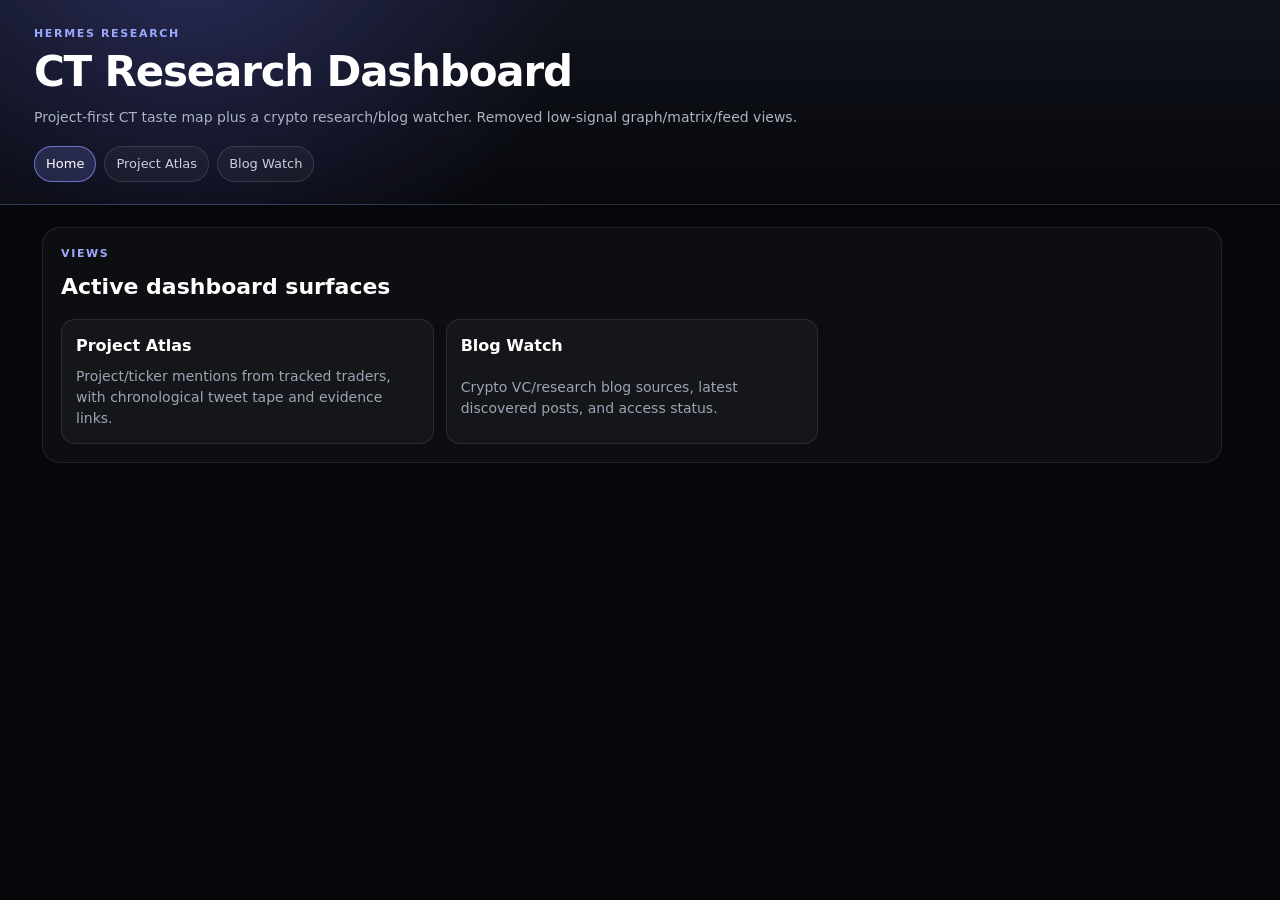
<file: docs/index.html>
<!doctype html><html lang="en"><head><meta charset="utf-8"/><meta name="viewport" content="width=device-width, initial-scale=1"/><title>CT Research Dashboard</title><link rel="stylesheet" href="style.css?v=20260614-blog-watch-v1"/></head><body><header><p class="eyebrow">Hermes Research</p><h1>CT Research Dashboard</h1><p>Project-first CT taste map plus a crypto research/blog watcher. Removed low-signal graph/matrix/feed views.</p><nav class="page-nav"><a class="nav-link active" href="index.html">Home</a><a class="nav-link" href="projects.html">Project Atlas</a><a class="nav-link" href="blogs.html">Blog Watch</a></nav></header><main class="page-main"><section class="panel page-panel"><div class="panel-head"><div><p class="eyebrow">Views</p><h2>Active dashboard surfaces</h2></div></div><div class="cards"><a class="card" href="projects.html"><span class="handle">Project Atlas</span><p class="reason">Project/ticker mentions from tracked traders, with chronological tweet tape and evidence links.</p></a><a class="card" href="blogs.html"><span class="handle">Blog Watch</span><p class="reason">Crypto VC/research blog sources, latest discovered posts, and access status.</p></a></div></section></main></body></html>
</file>
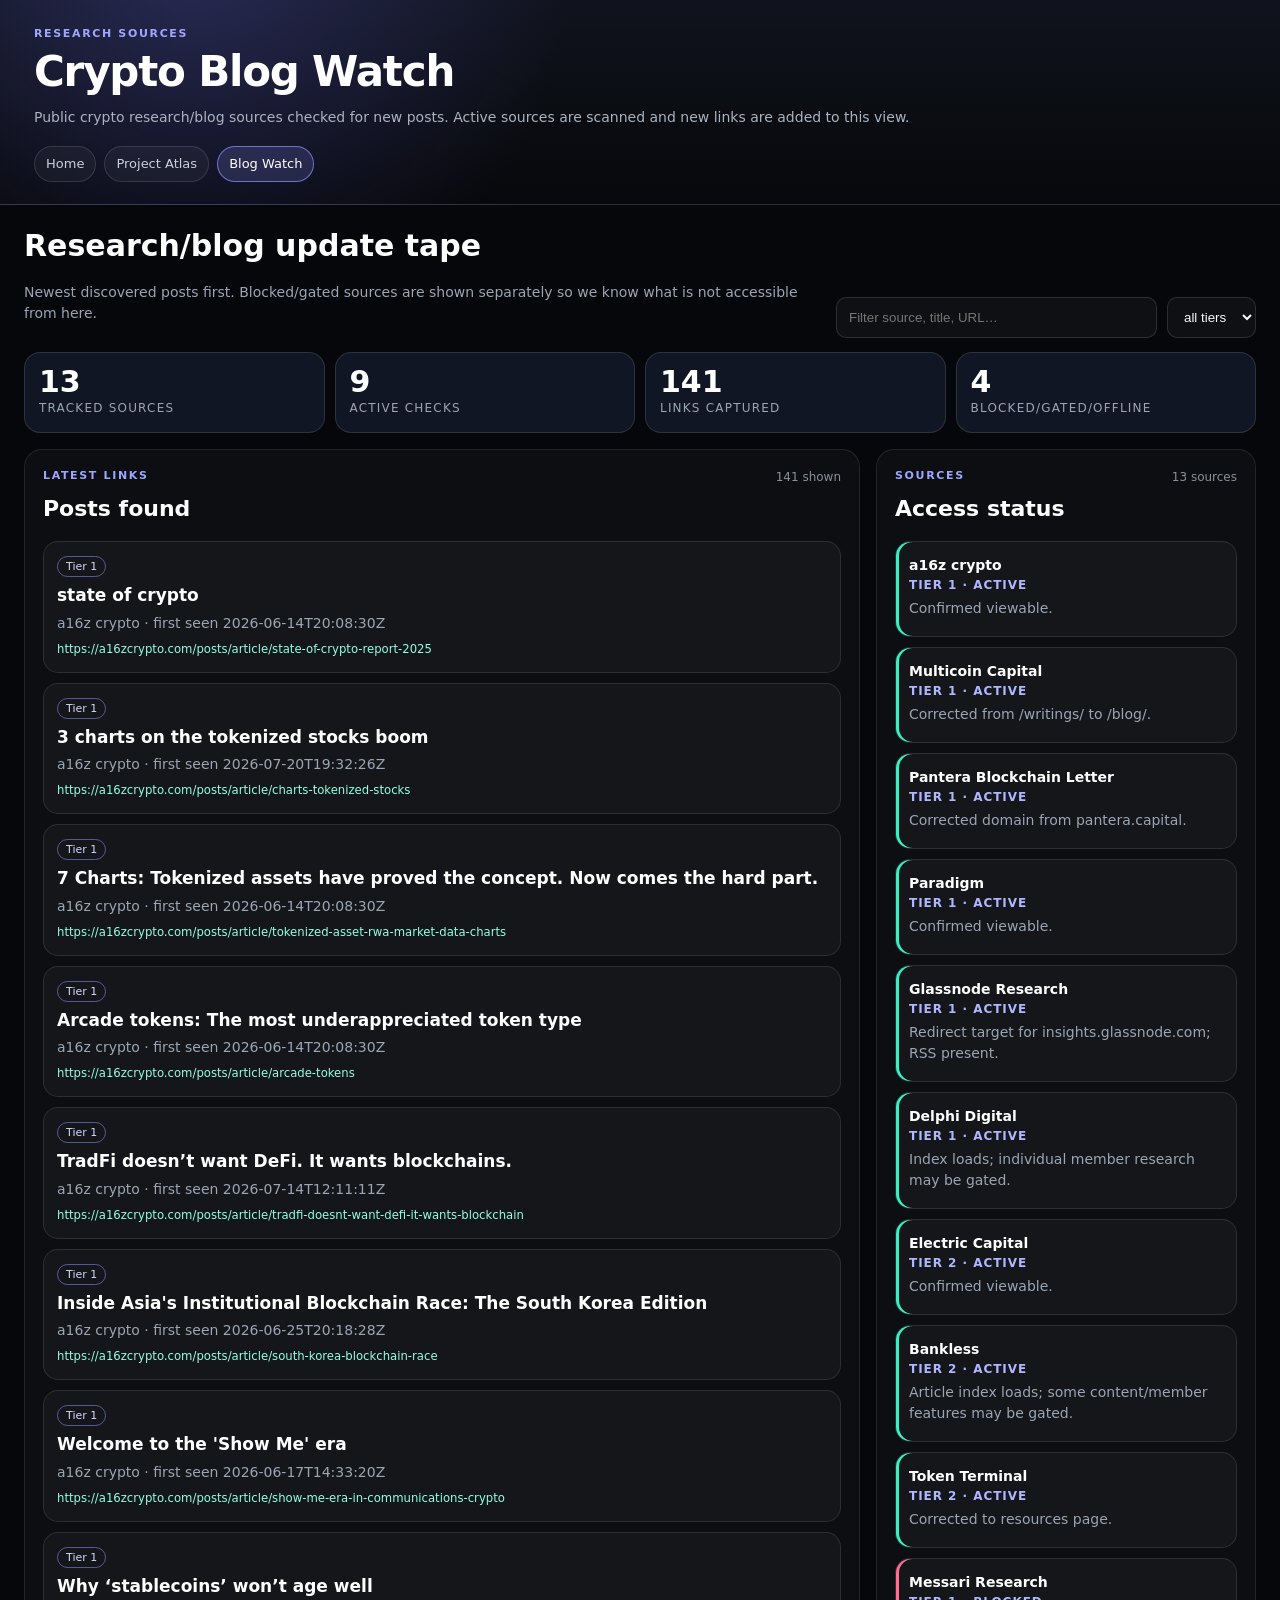
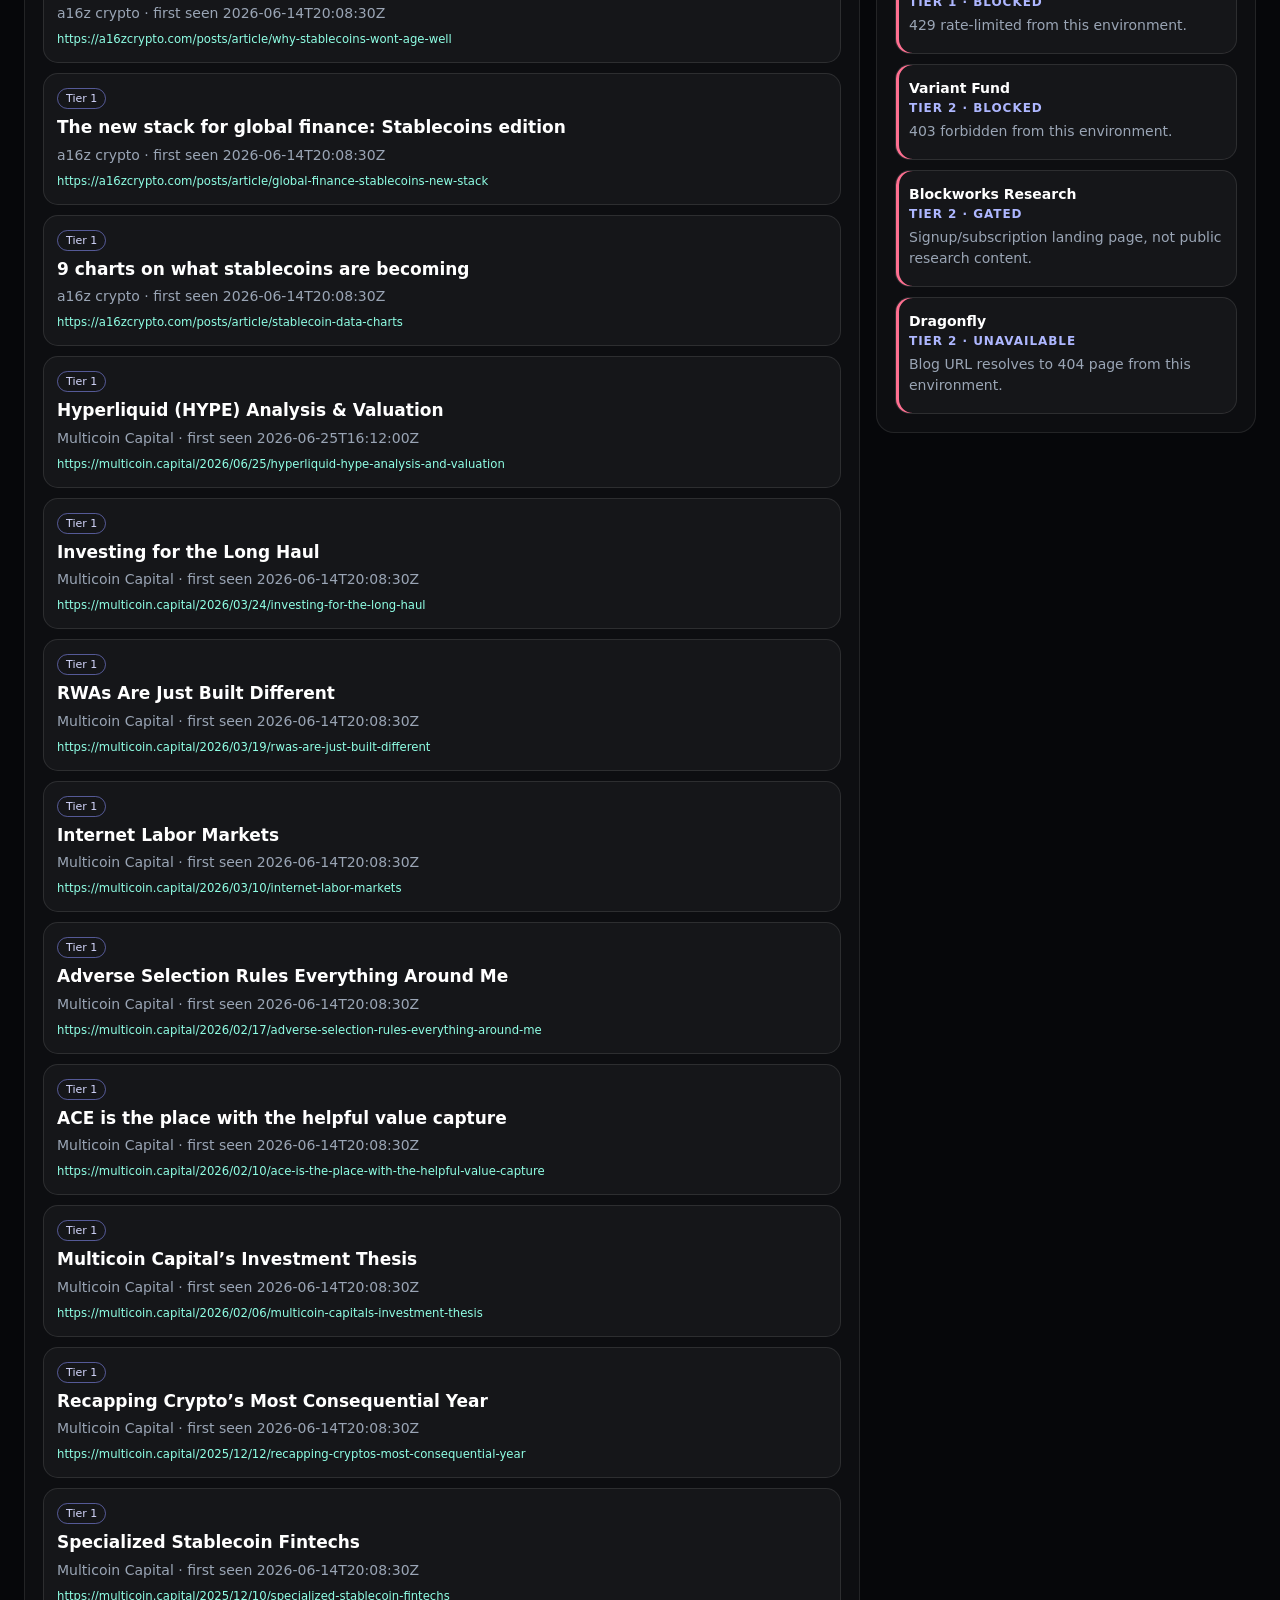
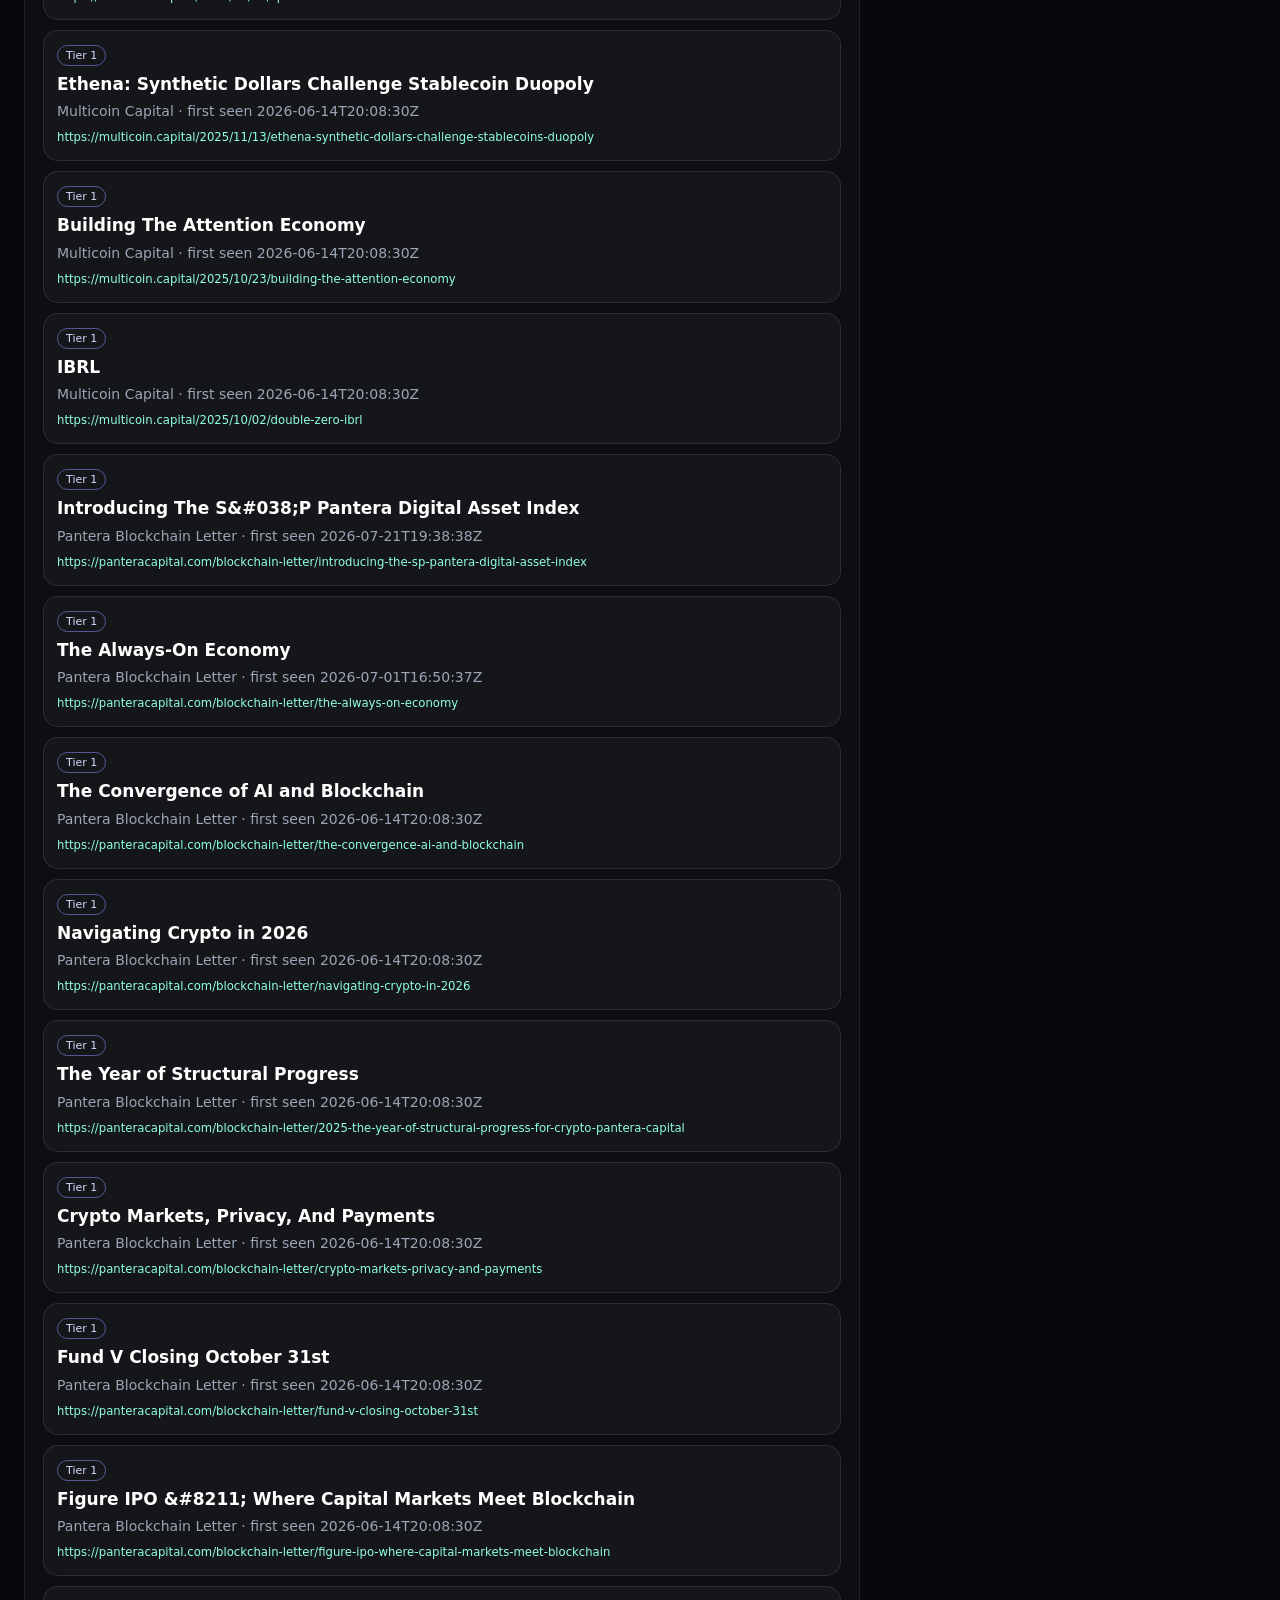
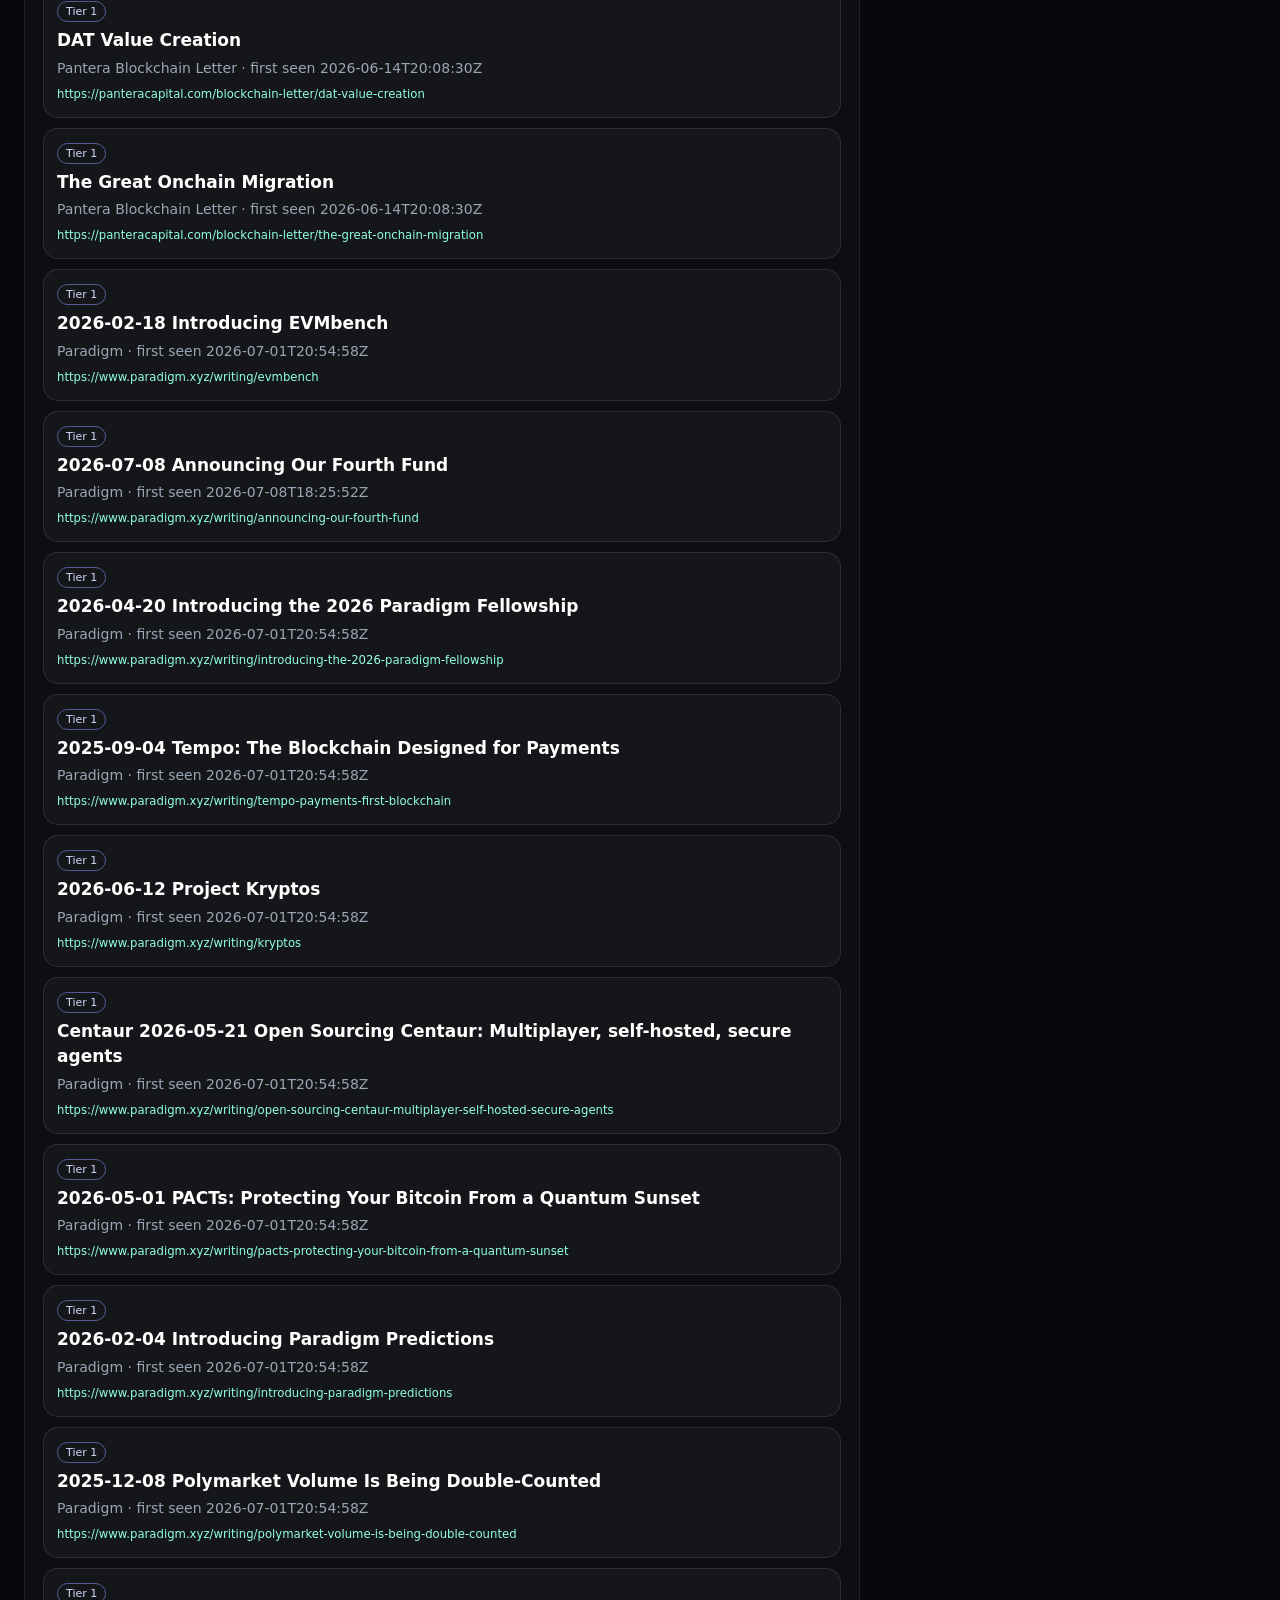
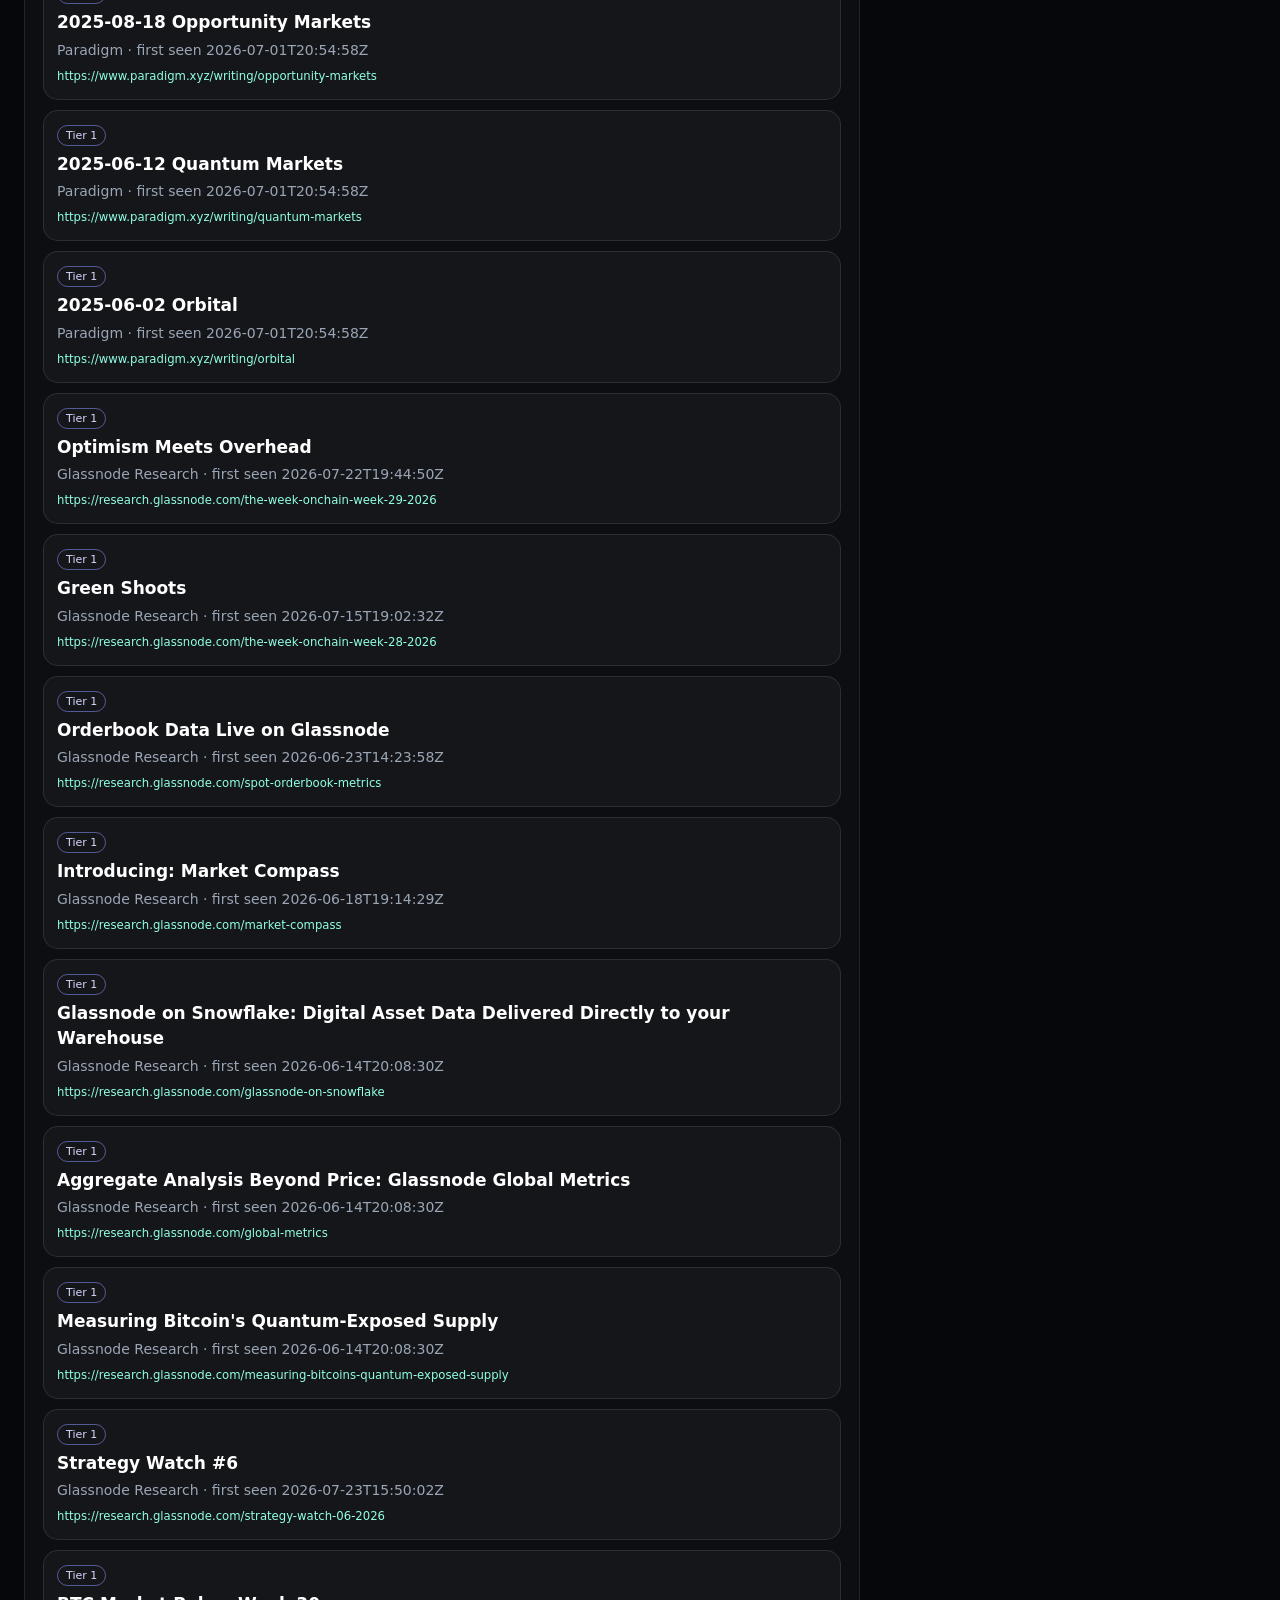
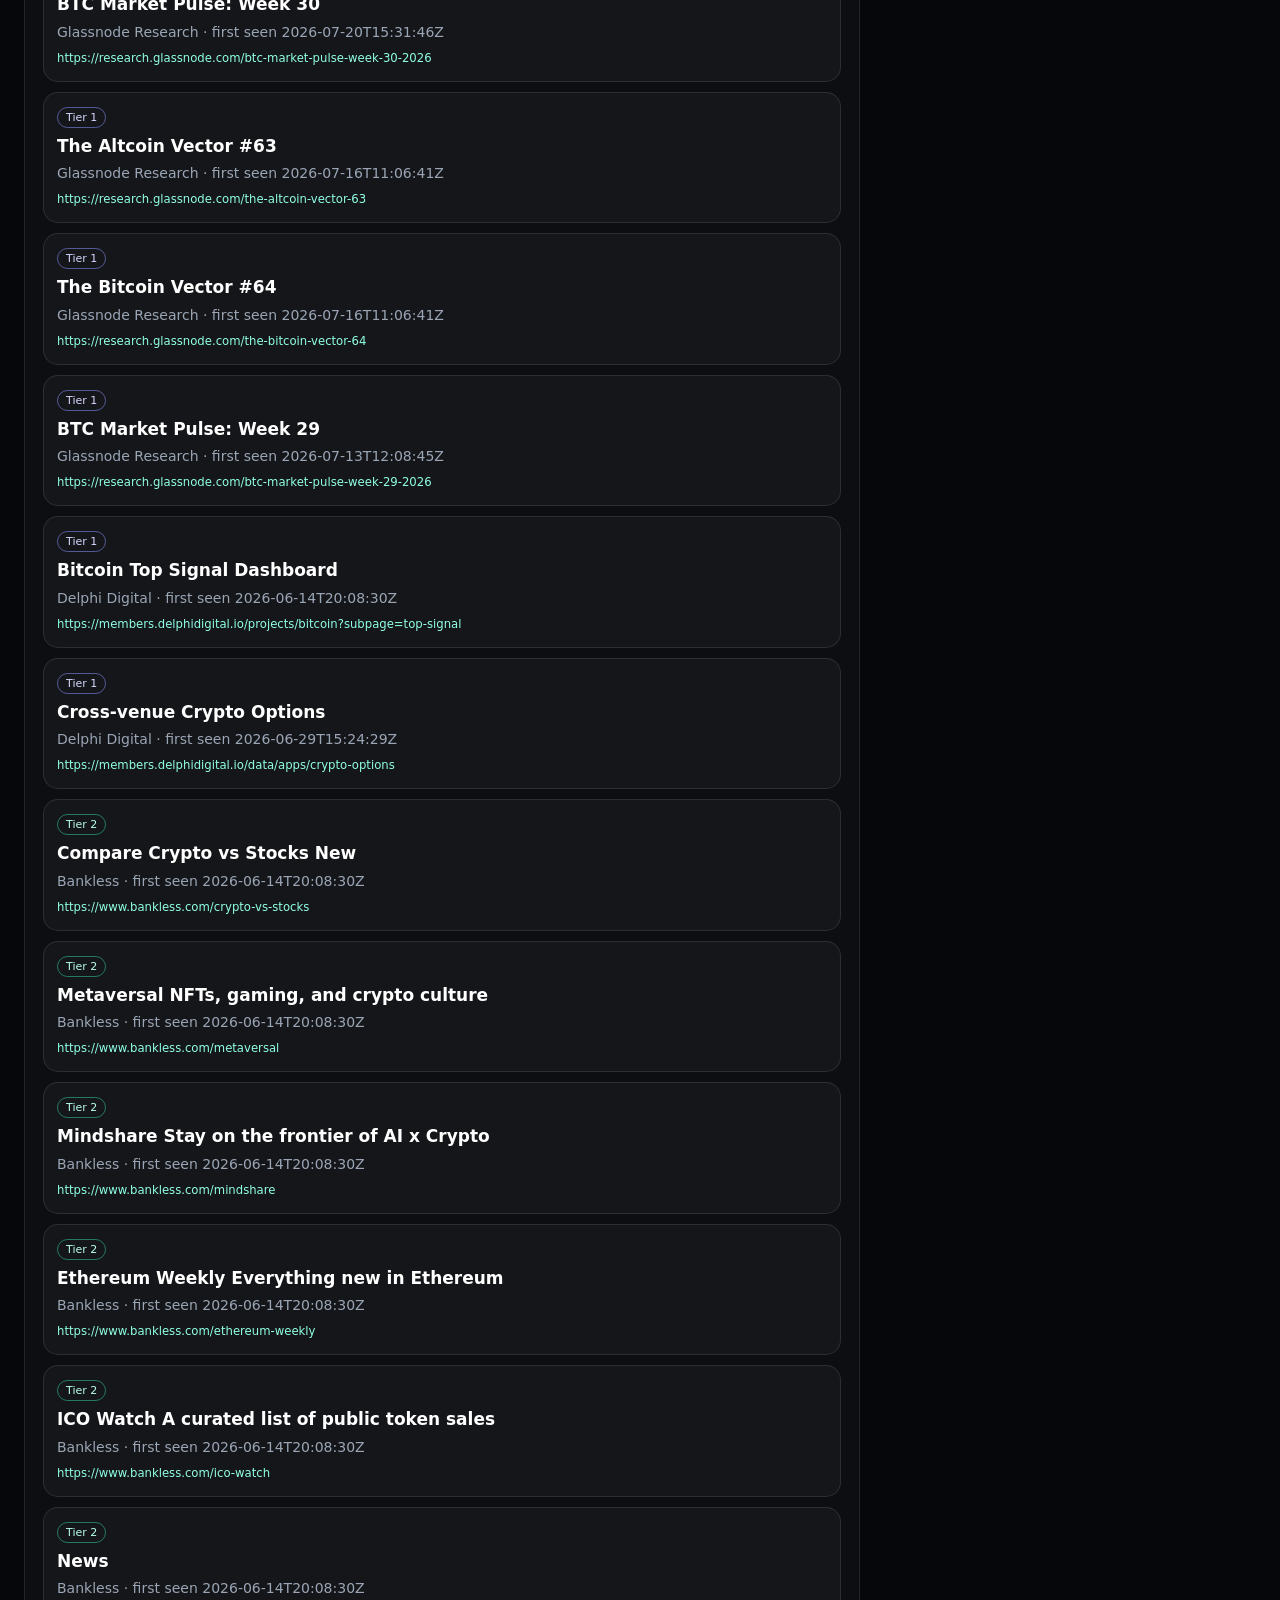
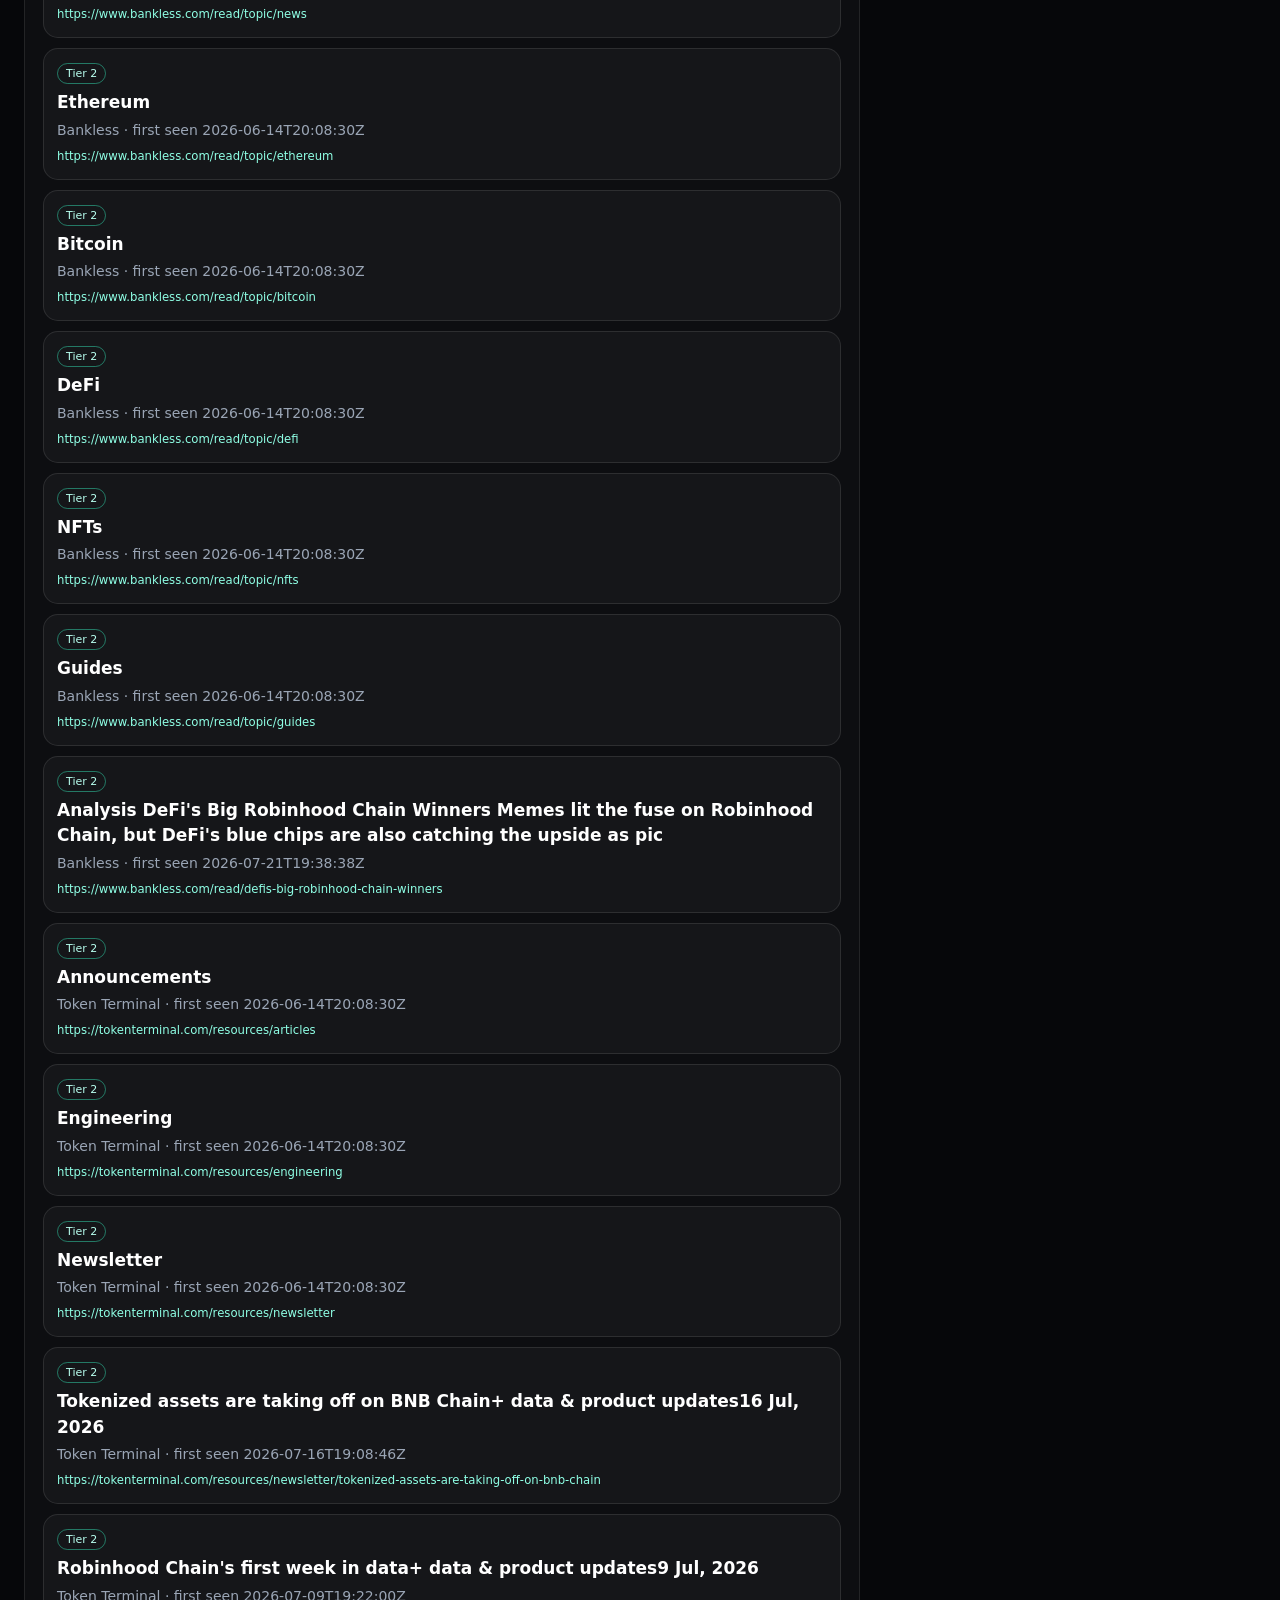
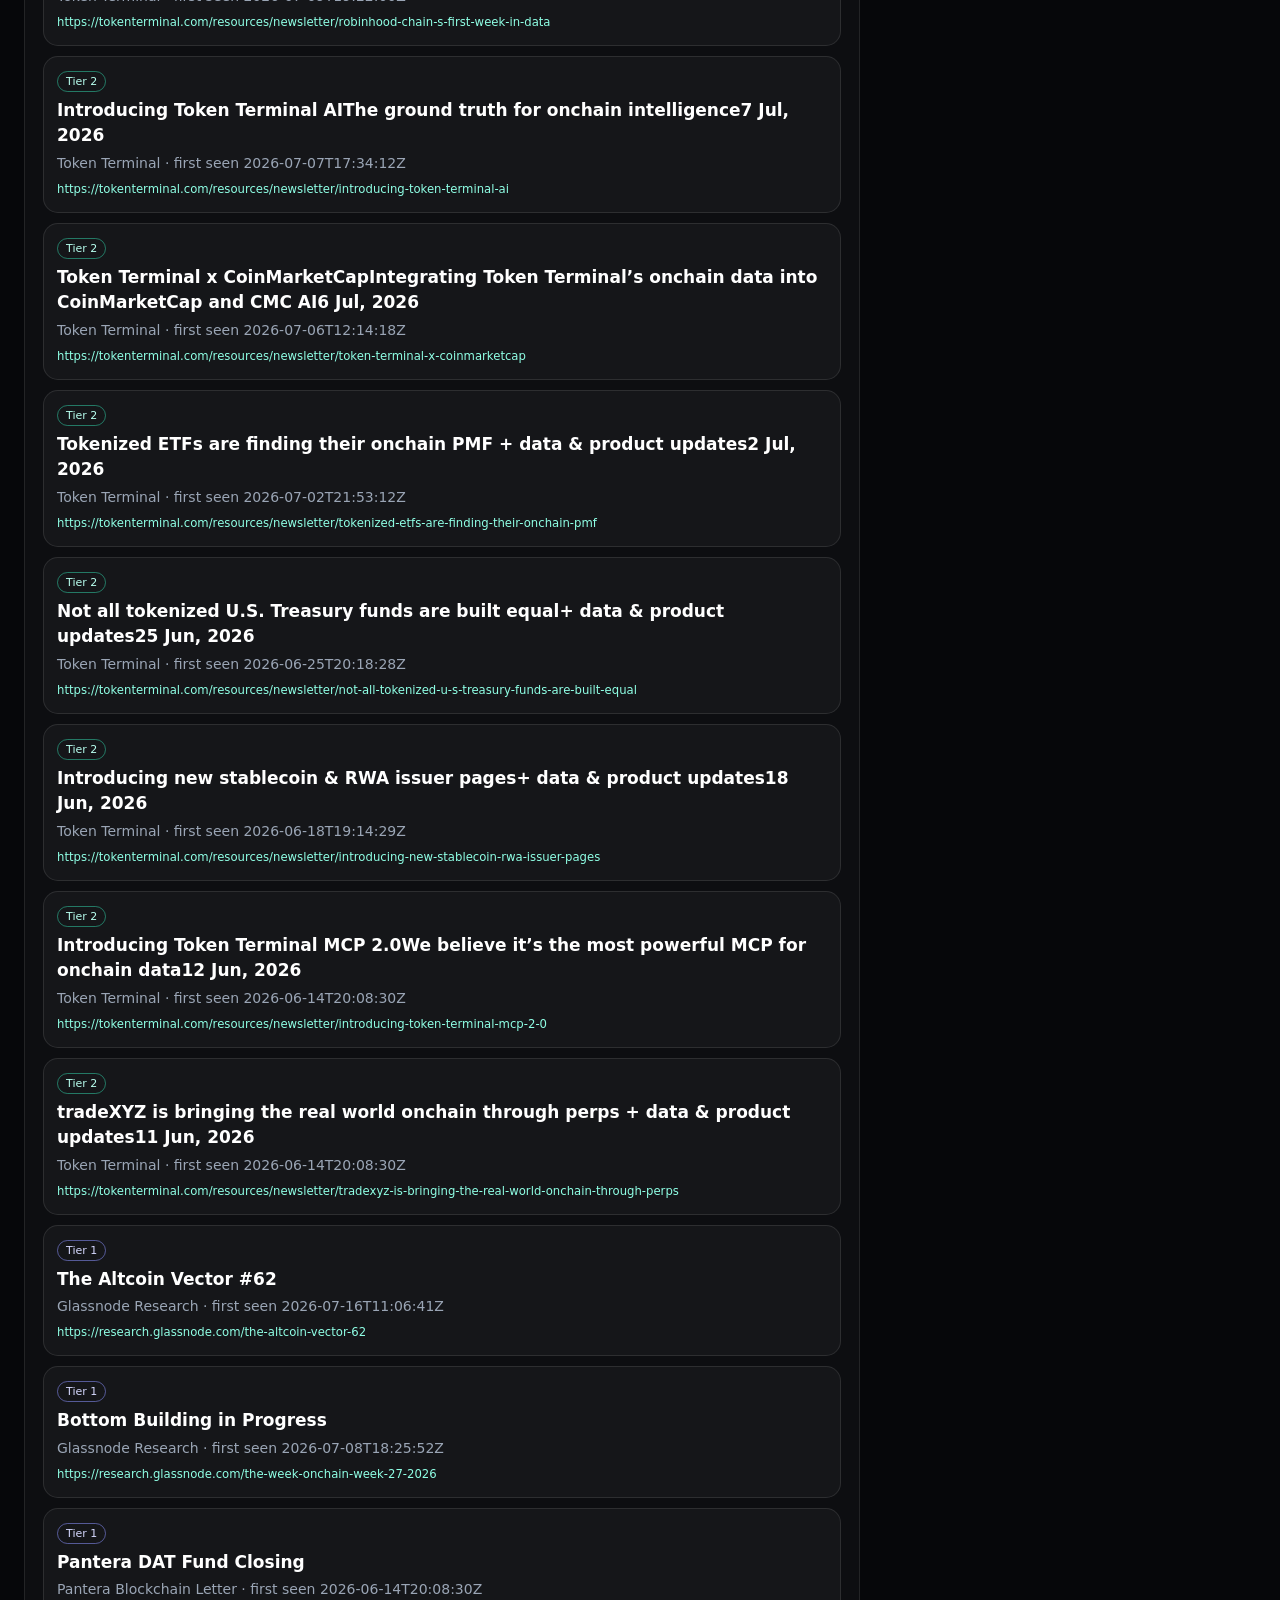
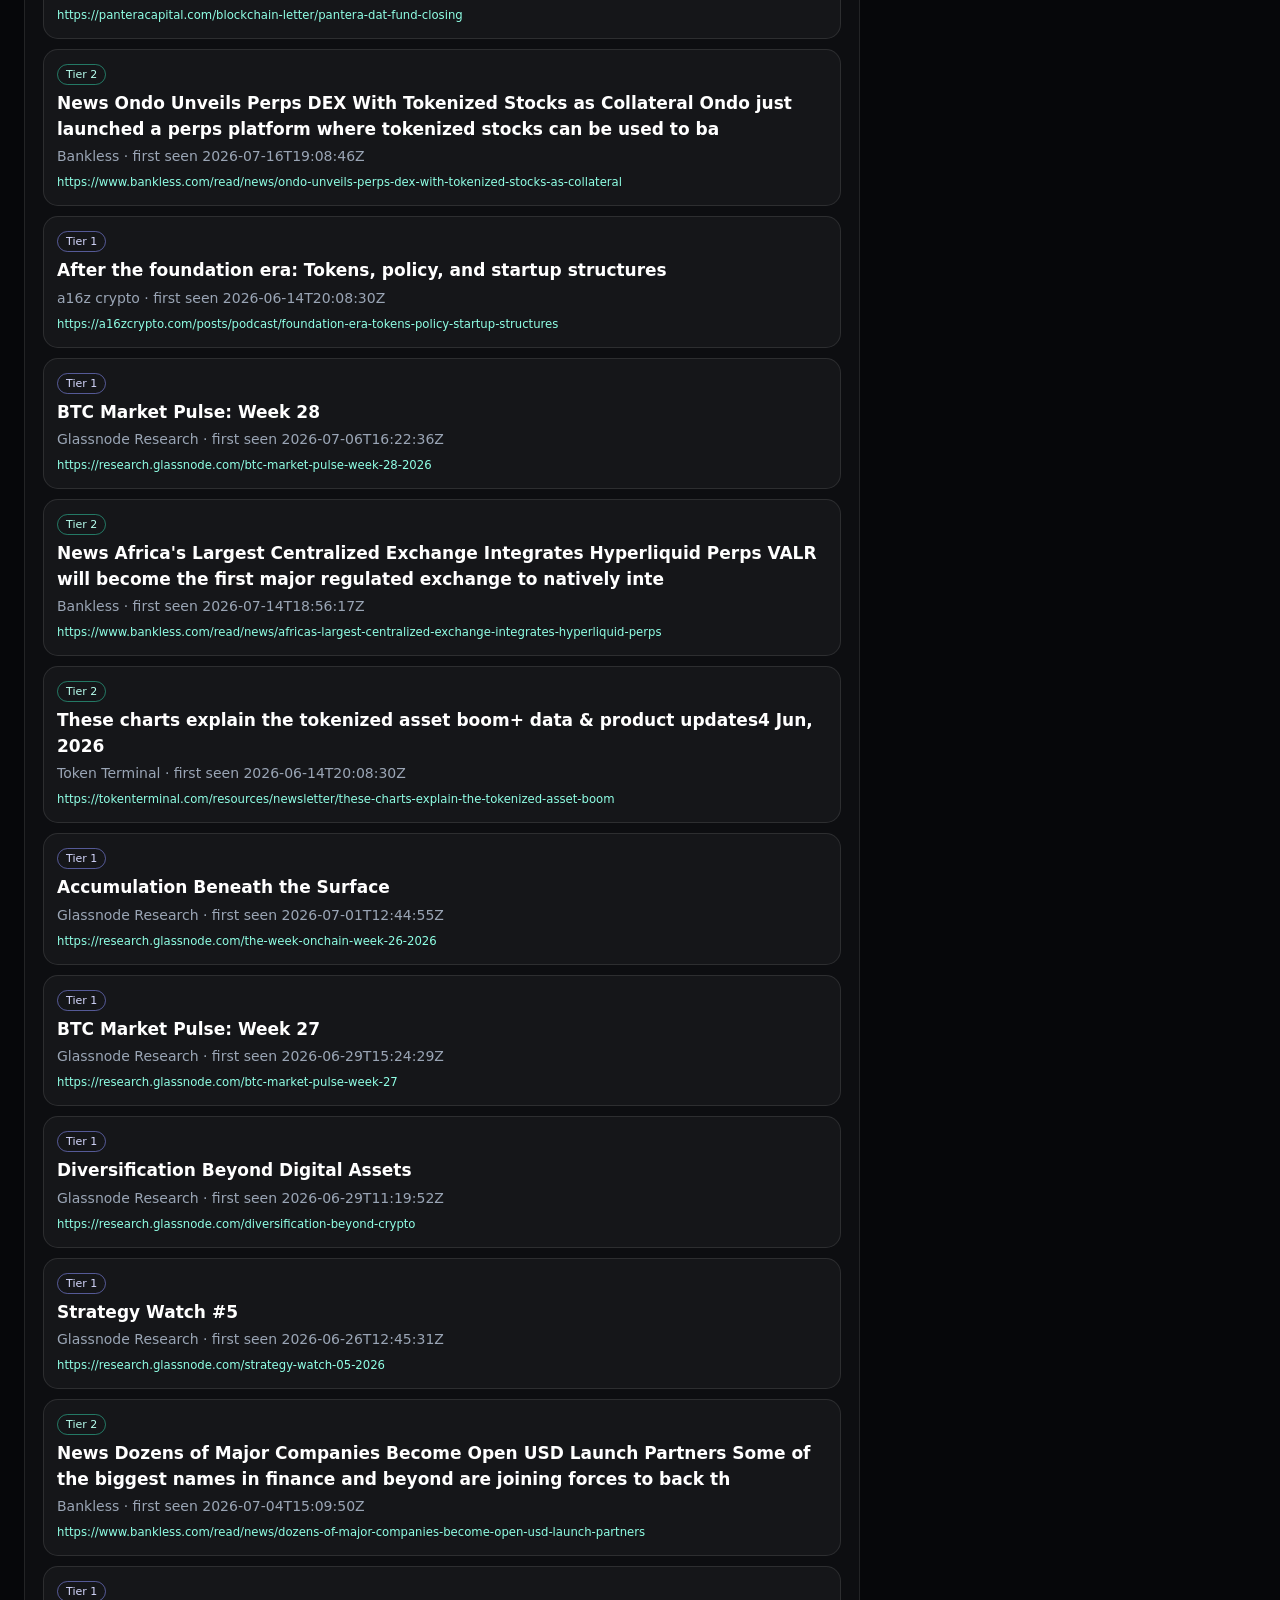
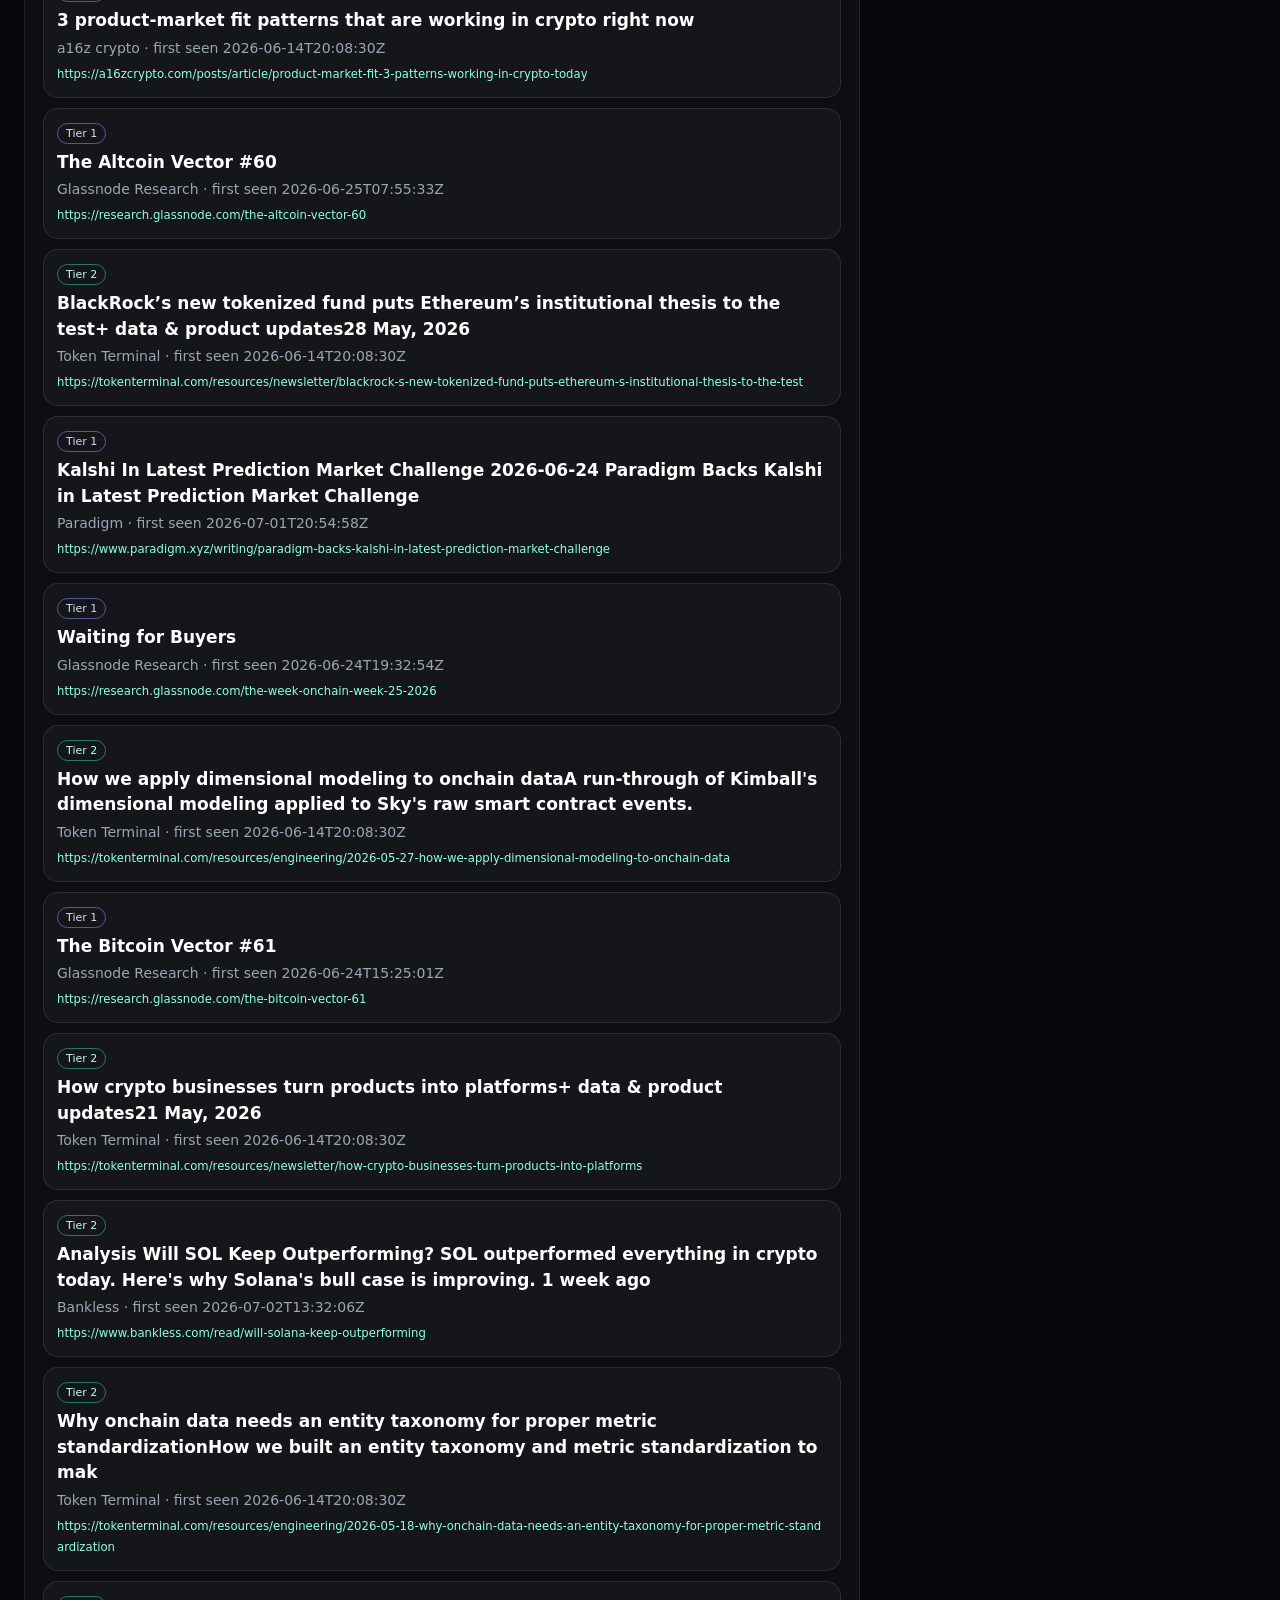
<file: docs/blogs.html>
<!doctype html><html lang="en"><head><meta charset="utf-8"/><meta name="viewport" content="width=device-width, initial-scale=1"/><title>Crypto Blog Watch</title><link rel="stylesheet" href="style.css?v=20260614-blog-watch-v1"/></head><body><header><p class="eyebrow">Research sources</p><h1>Crypto Blog Watch</h1><p>Public crypto research/blog sources checked for new posts. Active sources are scanned and new links are added to this view.</p><nav class="page-nav"><a class="nav-link" href="index.html">Home</a><a class="nav-link" href="projects.html">Project Atlas</a><a class="nav-link active" href="blogs.html">Blog Watch</a></nav></header><main class="blog-shell"><section class="atlas-toolbar"><div><h2>Research/blog update tape</h2><p class="muted">Newest discovered posts first. Blocked/gated sources are shown separately so we know what is not accessible from here.</p></div><div class="atlas-controls"><input id="blogSearch" placeholder="Filter source, title, URL…"/><select id="tierFilter"><option value="">all tiers</option><option value="1">tier 1</option><option value="2">tier 2</option></select></div></section><section class="atlas-stats" id="blogStats"></section><section class="blog-layout"><div class="panel"><div class="panel-head"><div><p class="eyebrow">Latest links</p><h2>Posts found</h2></div><span id="articleCount">Loading…</span></div><div id="articleTape" class="blog-tape"></div></div><aside class="panel"><div class="panel-head"><div><p class="eyebrow">Sources</p><h2>Access status</h2></div><span id="sourceCount">Loading…</span></div><div id="sourceList" class="source-list"></div></aside></section></main><script src="blogs.js?v=20260614-blog-watch-v1"></script></body></html>
</file>
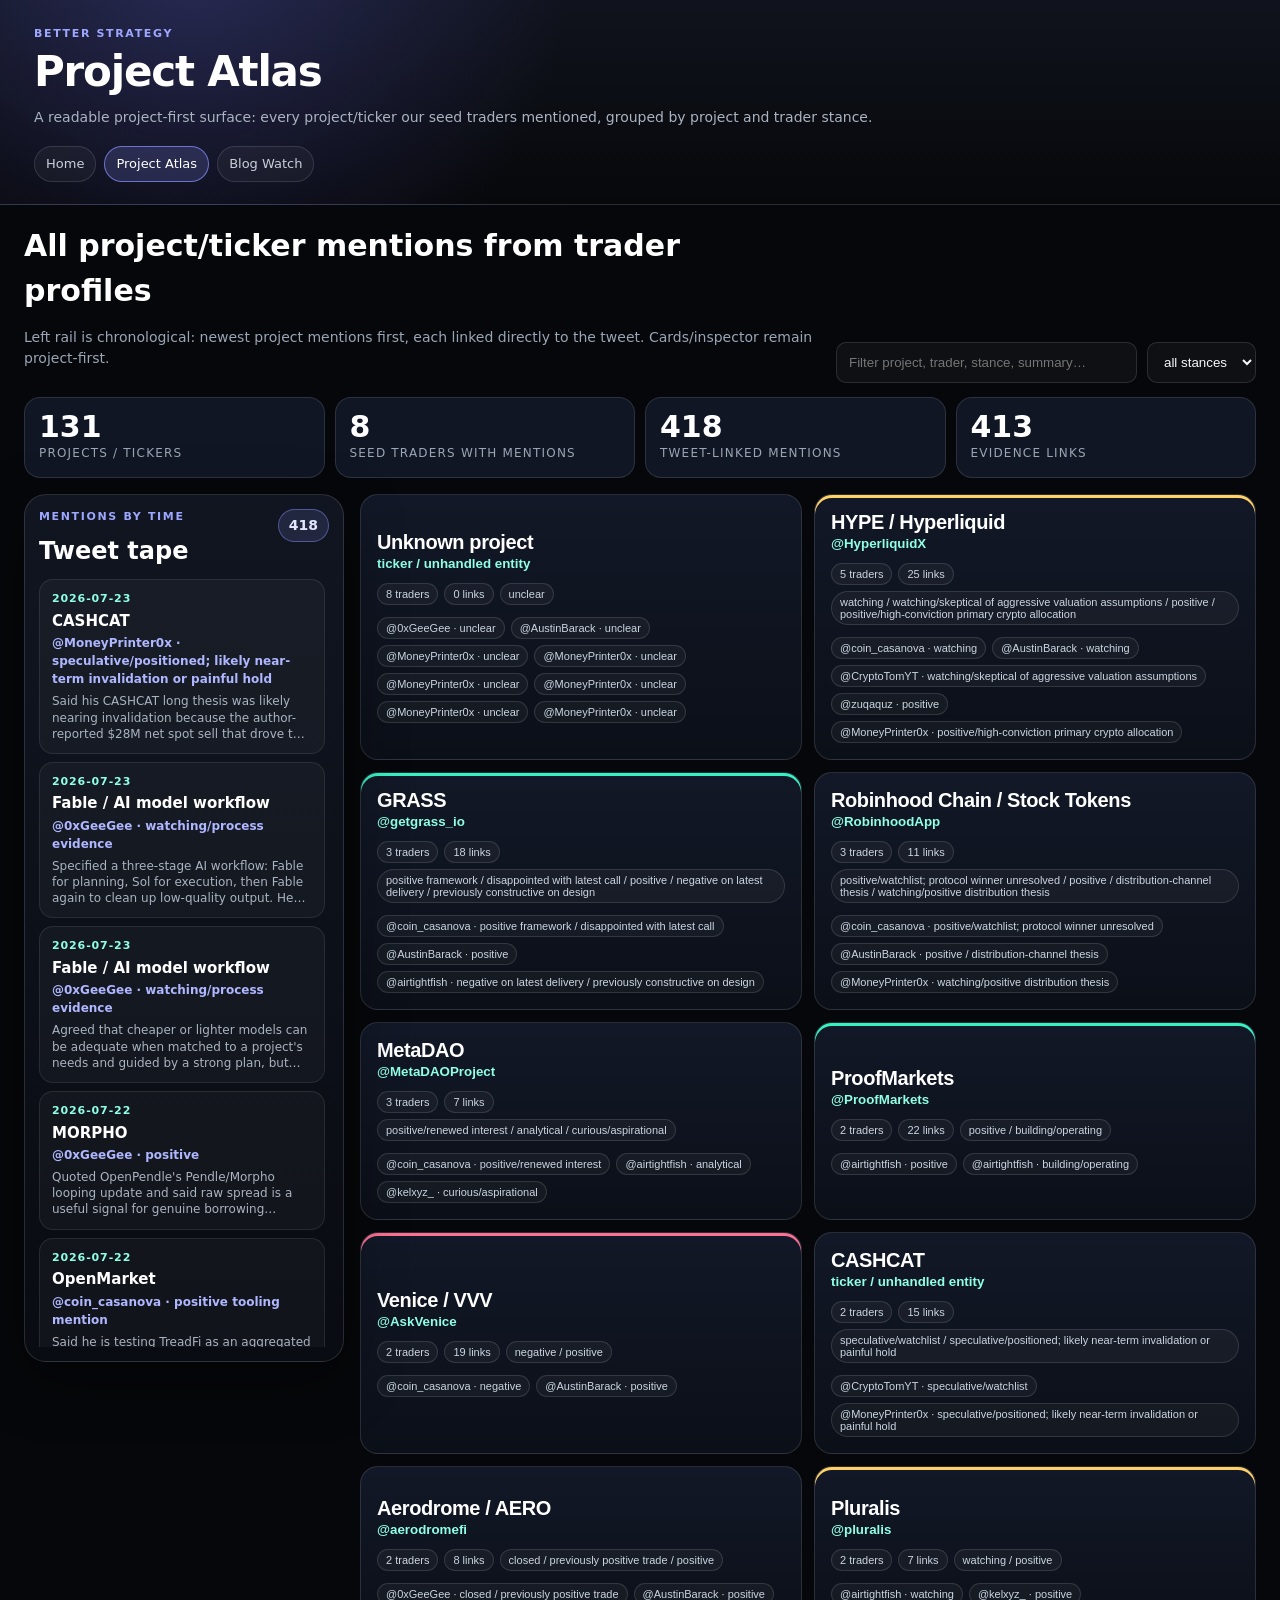
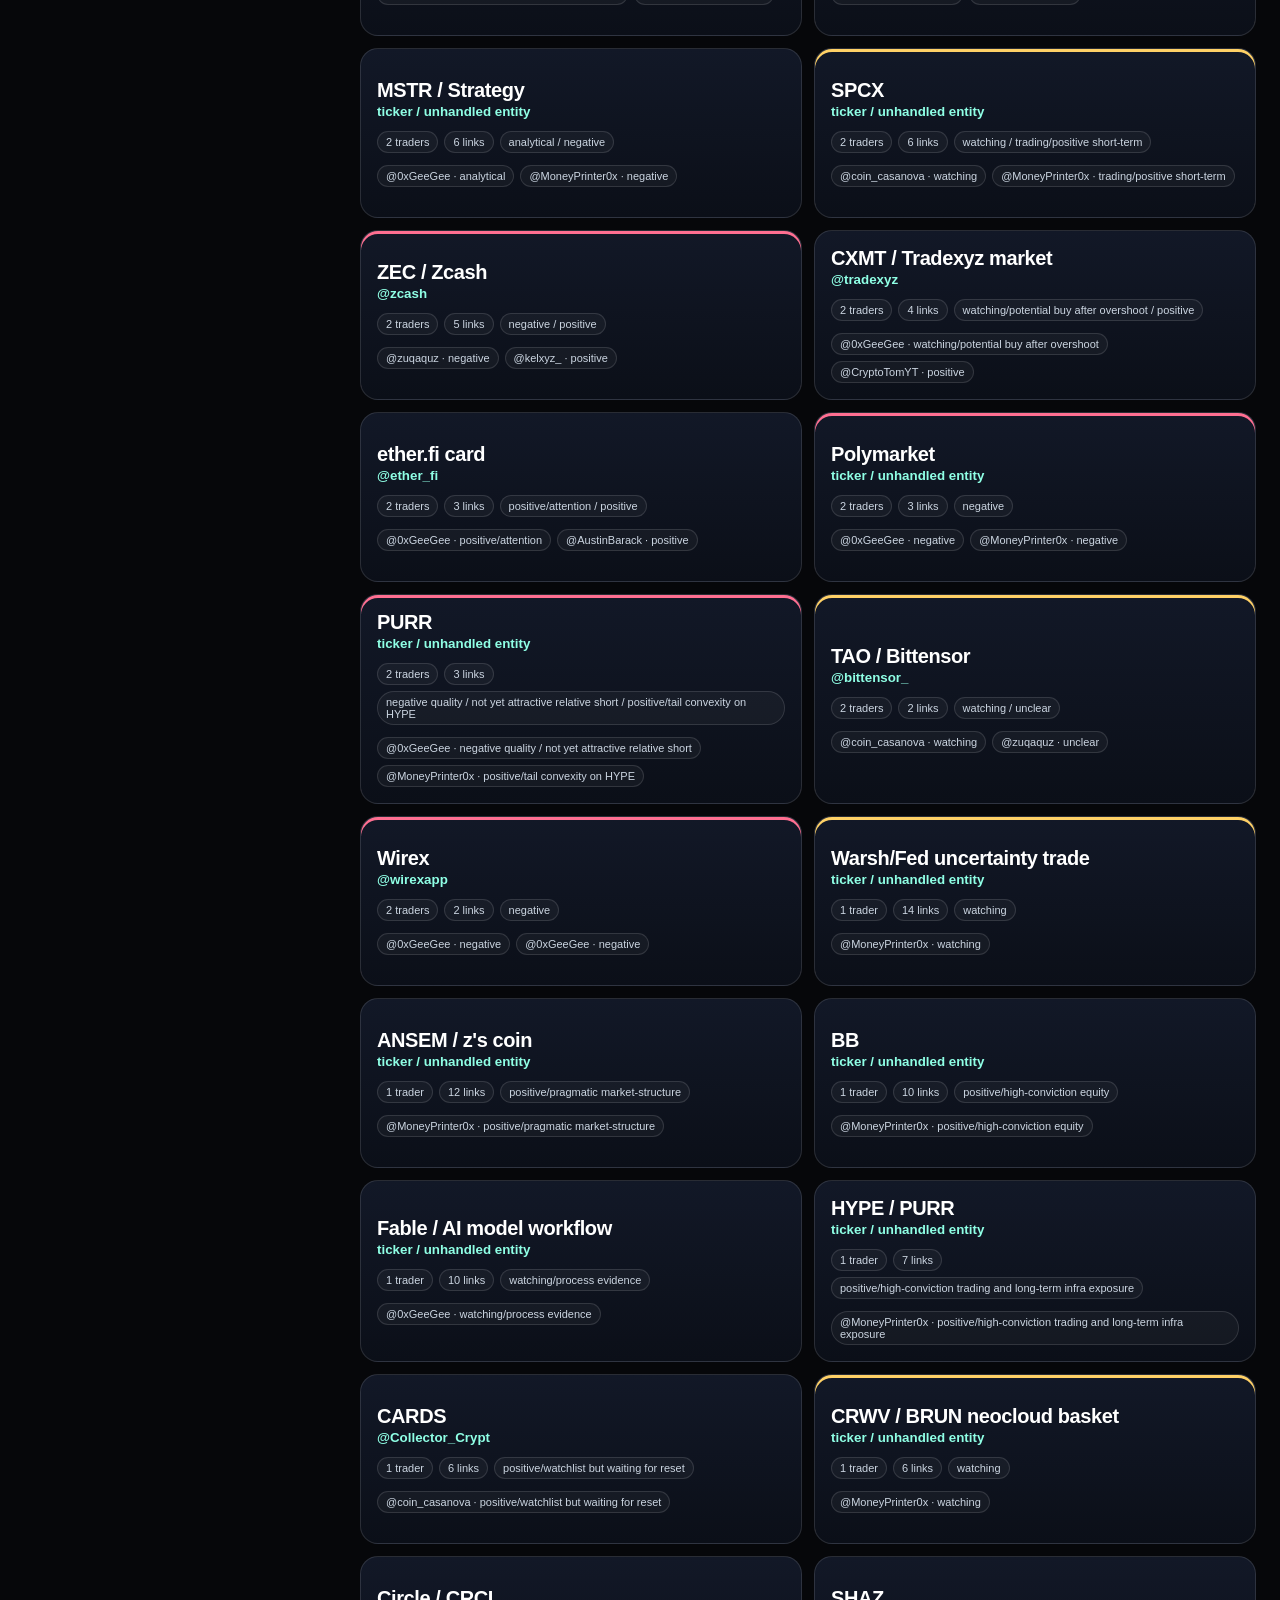
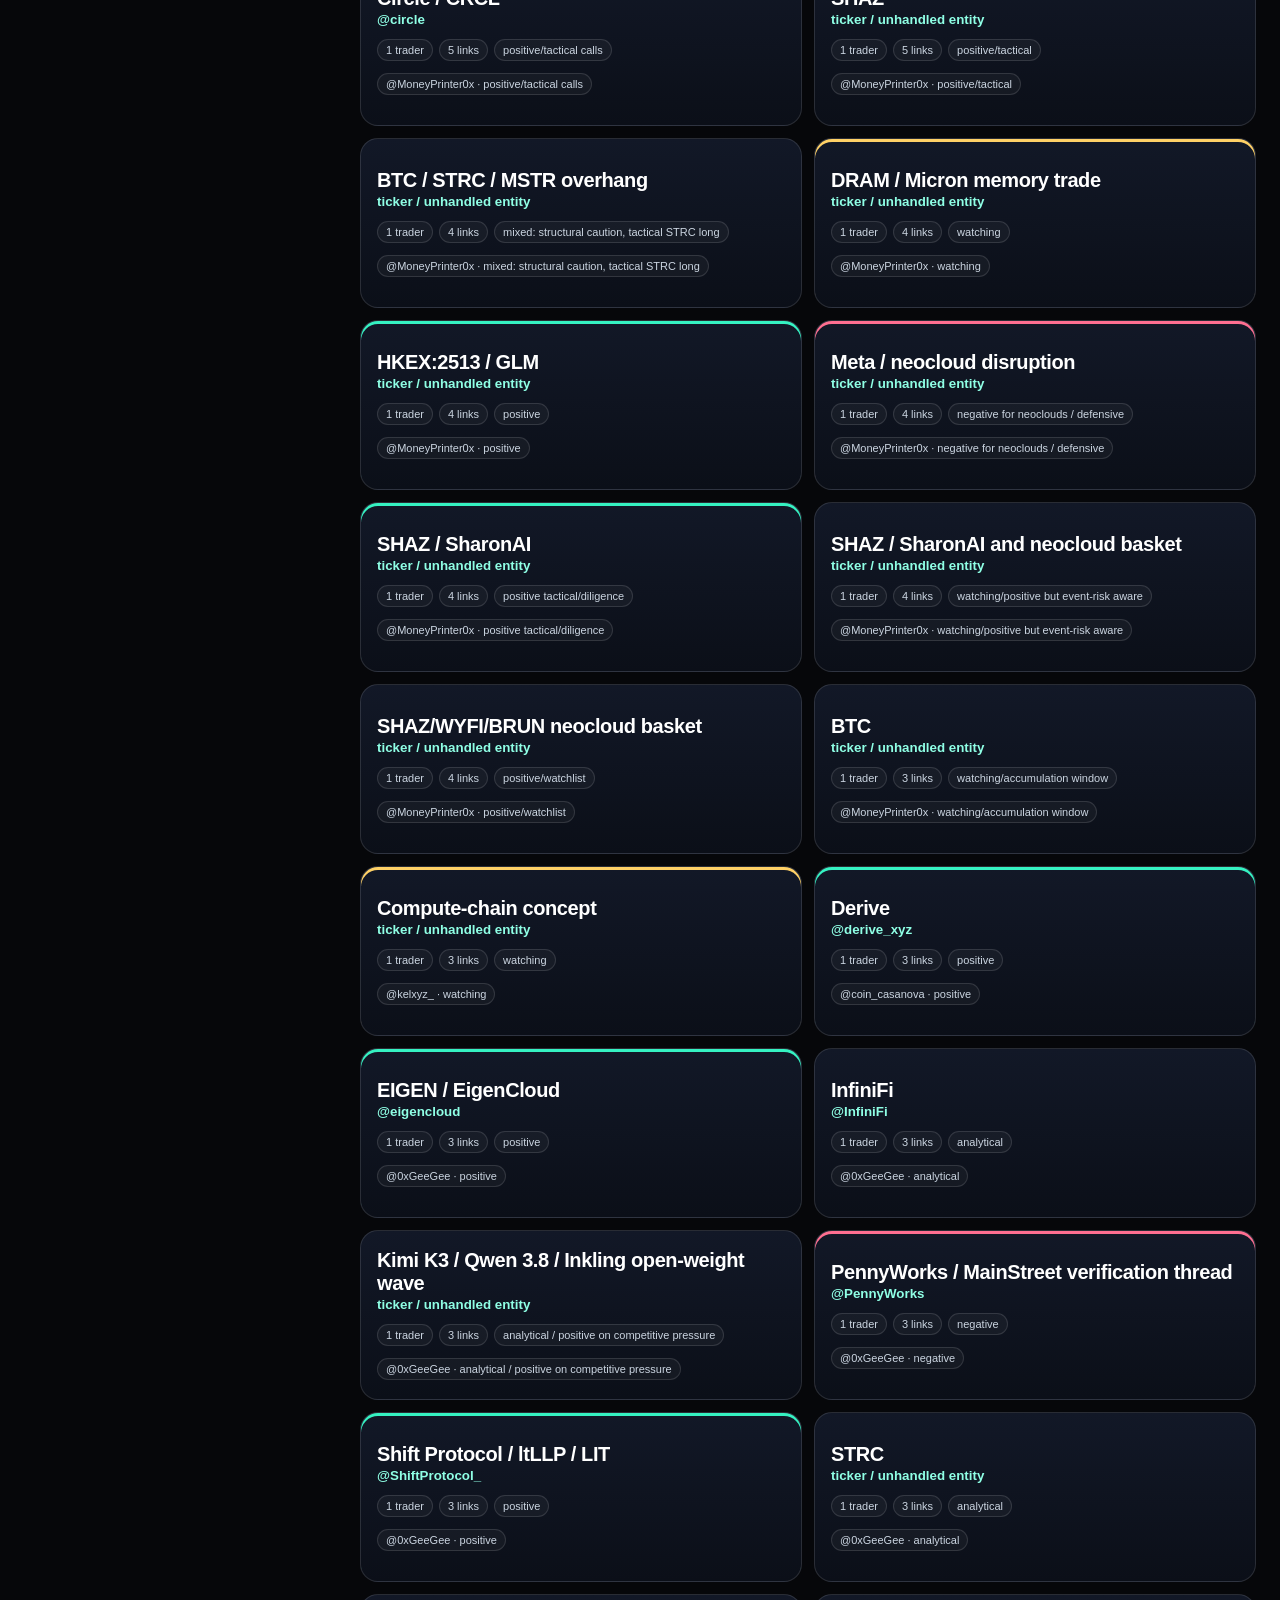
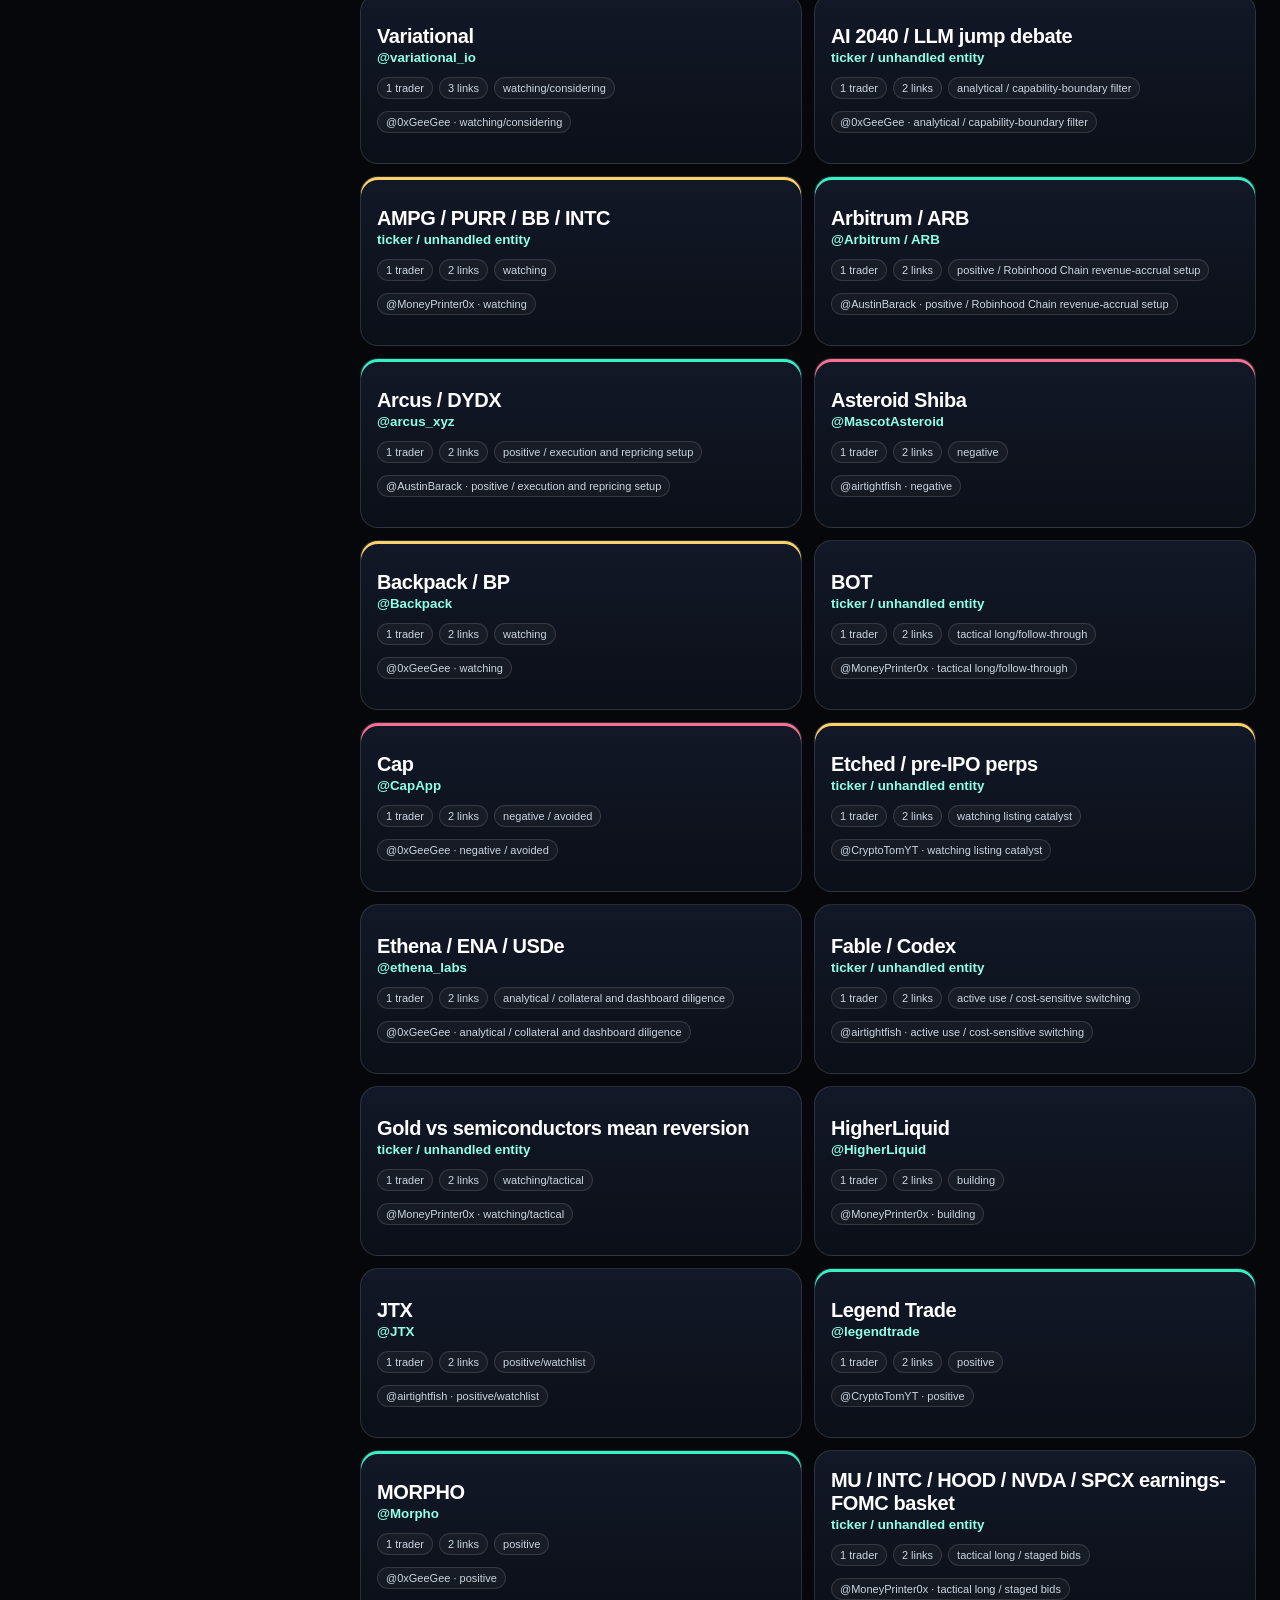
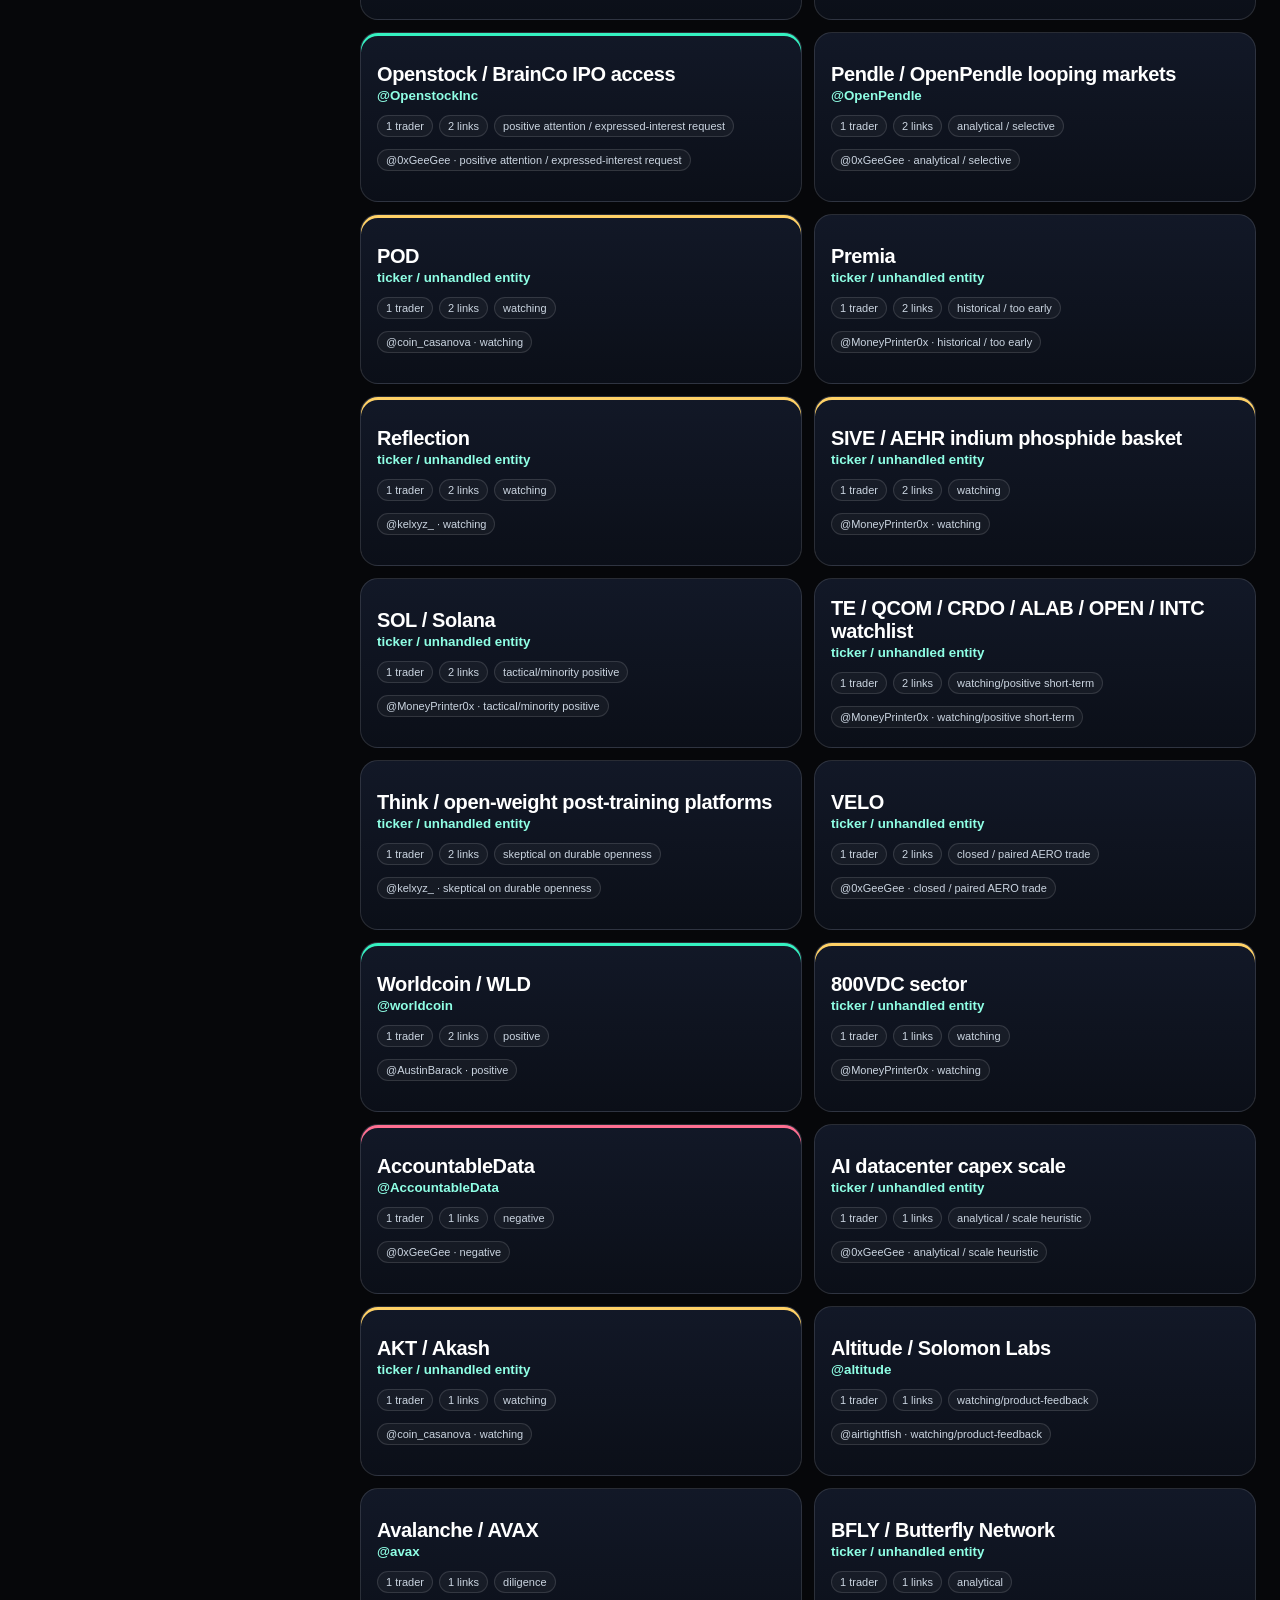
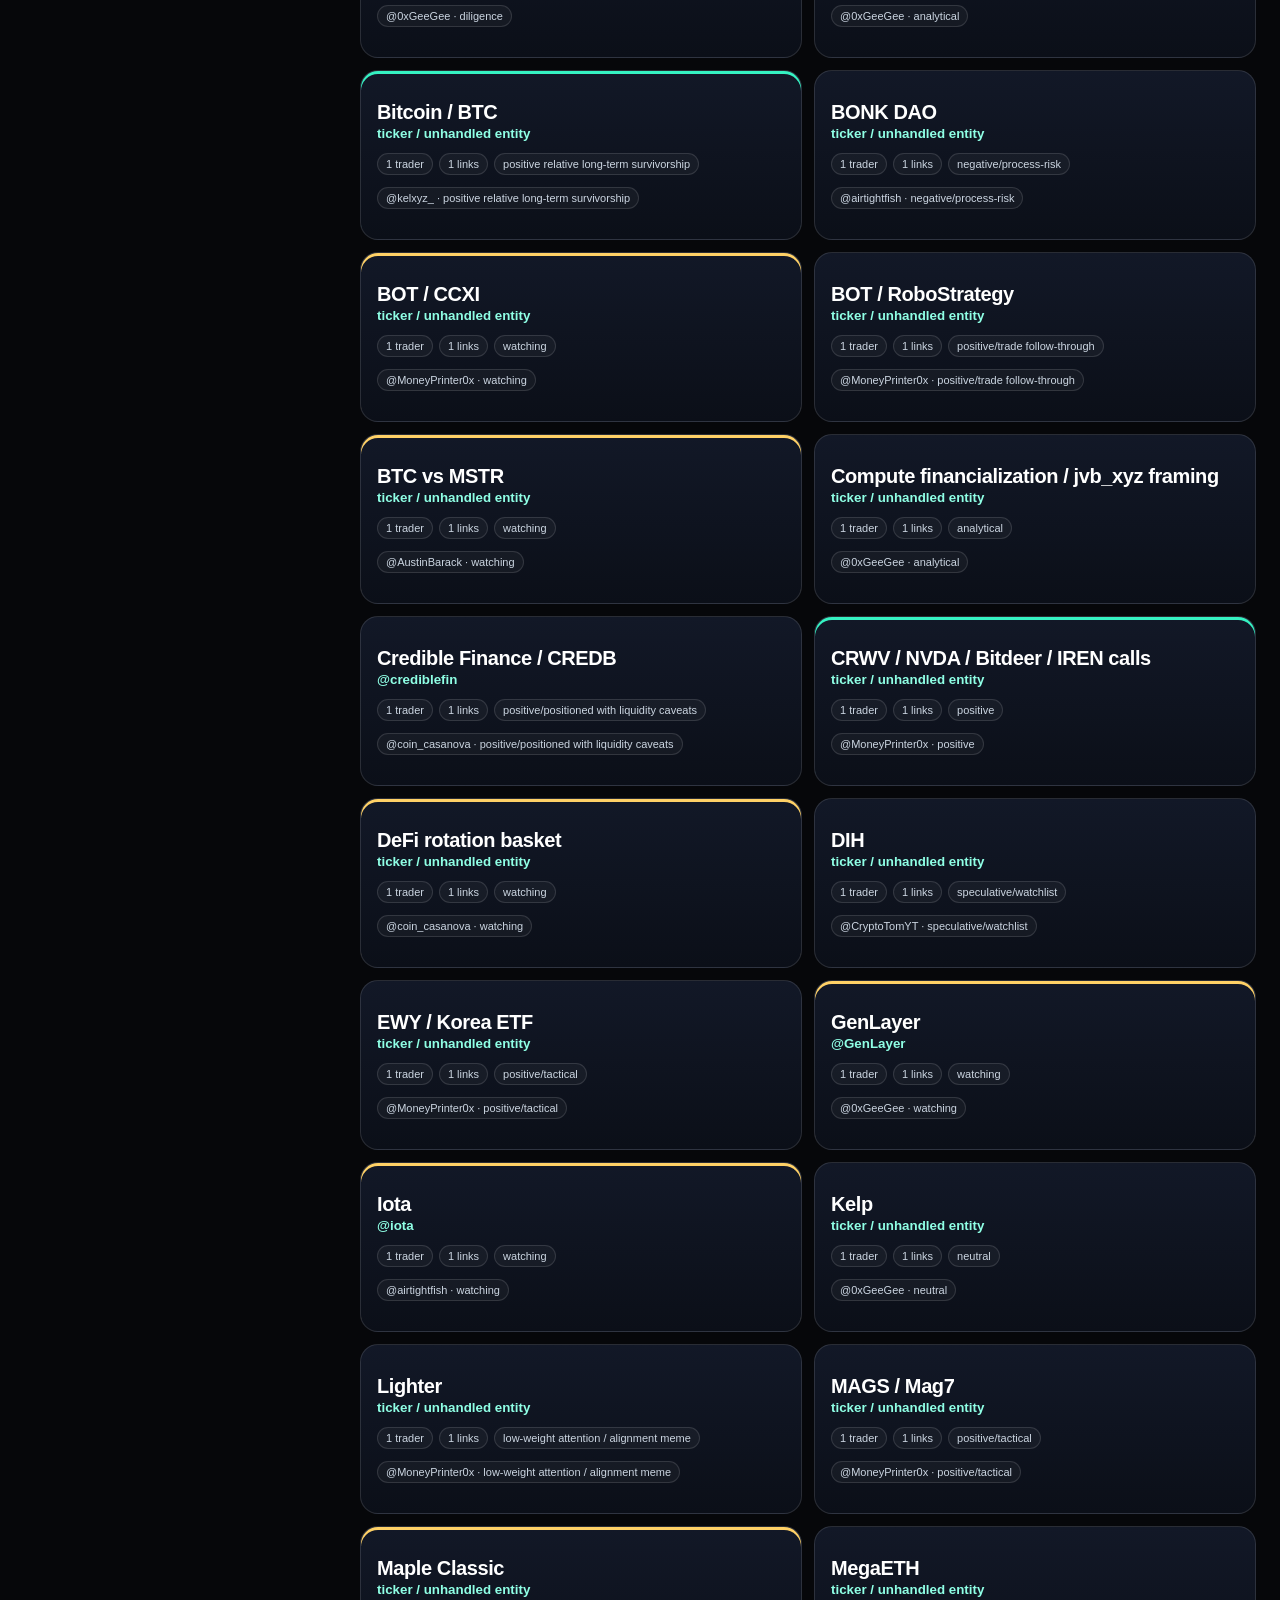
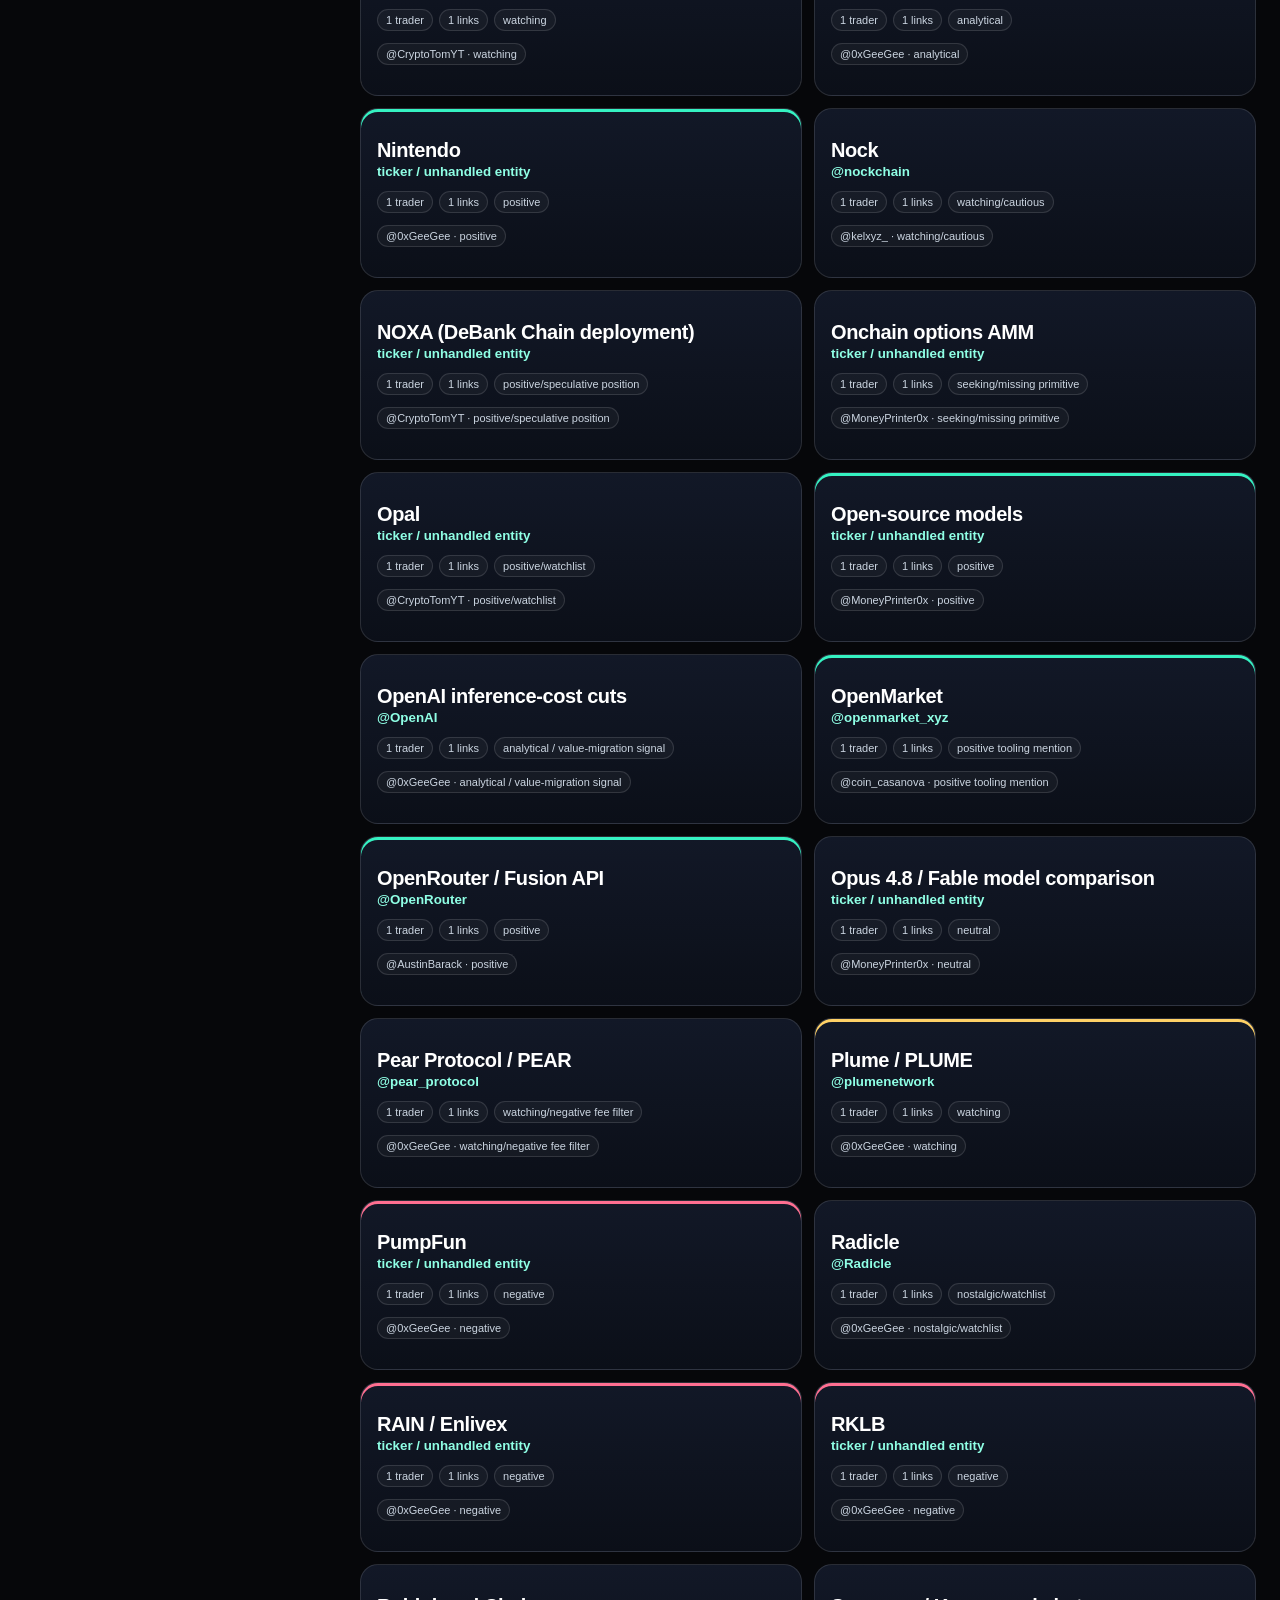
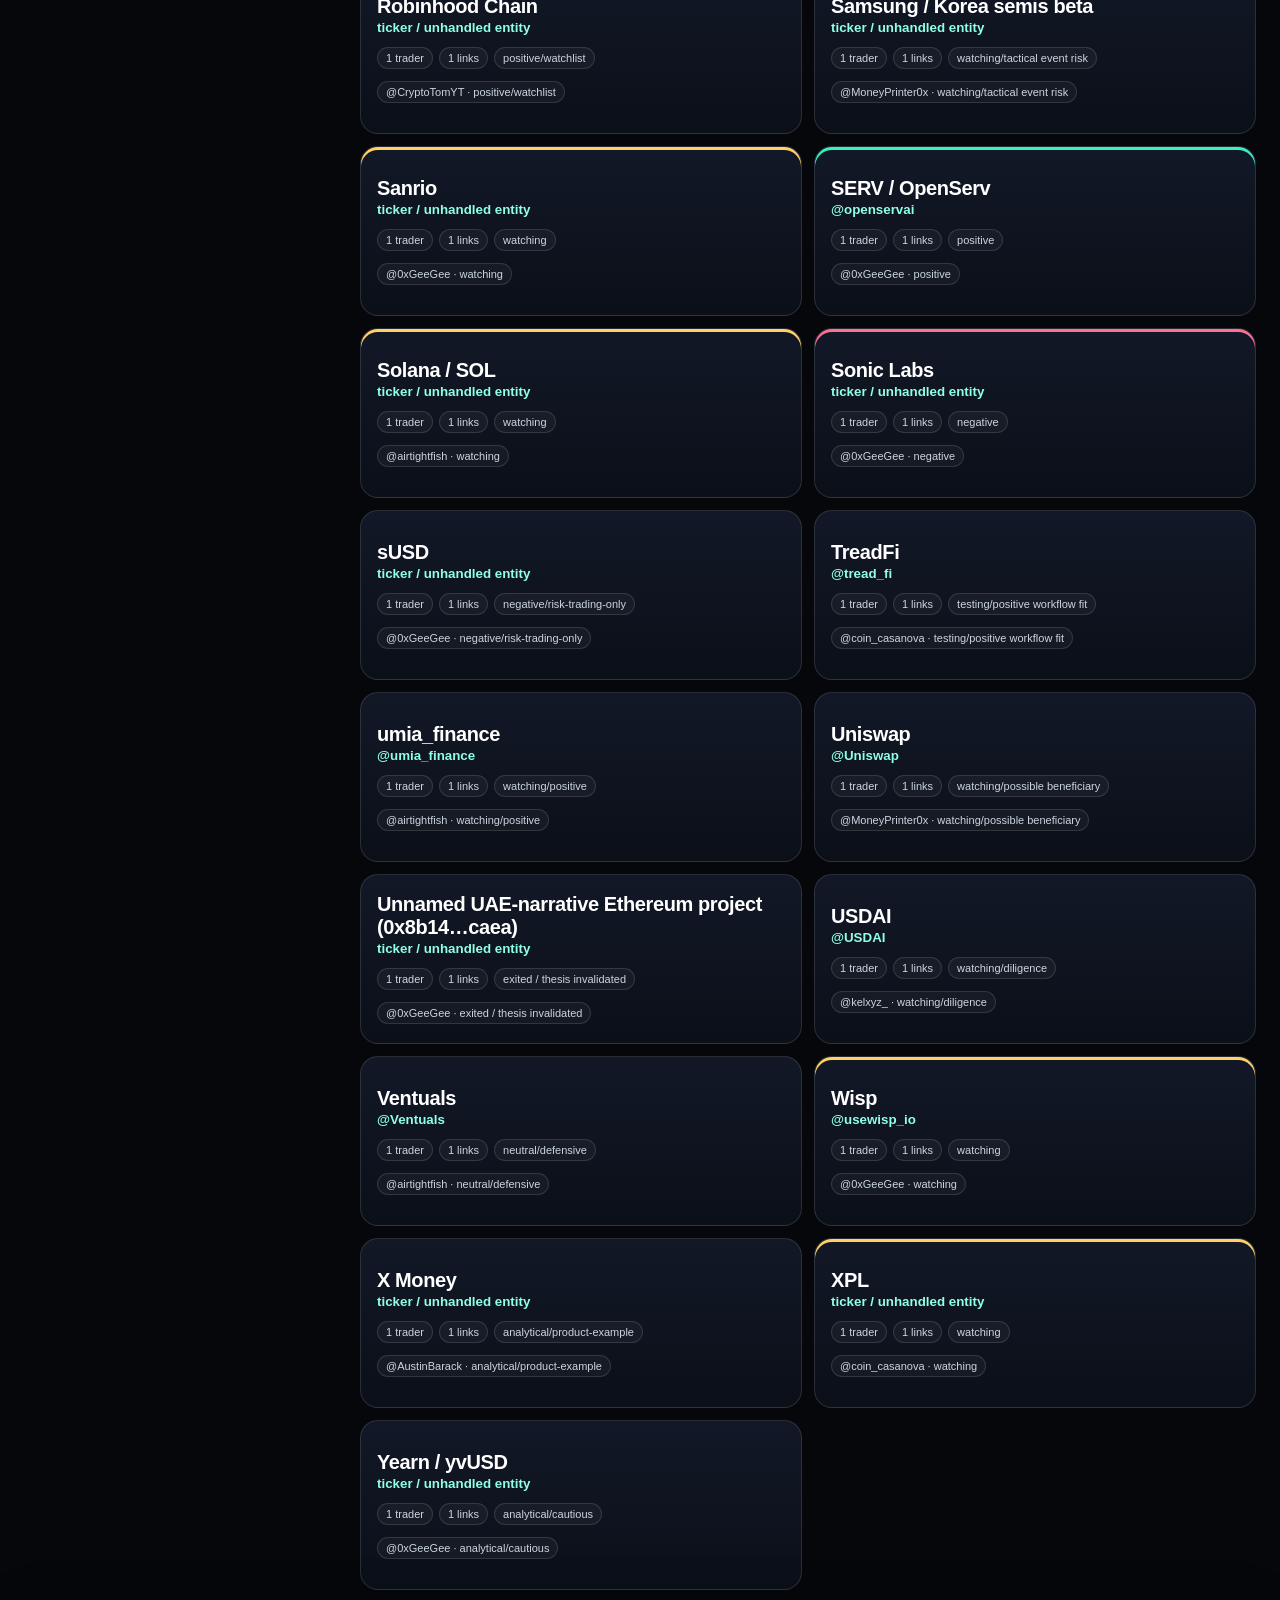
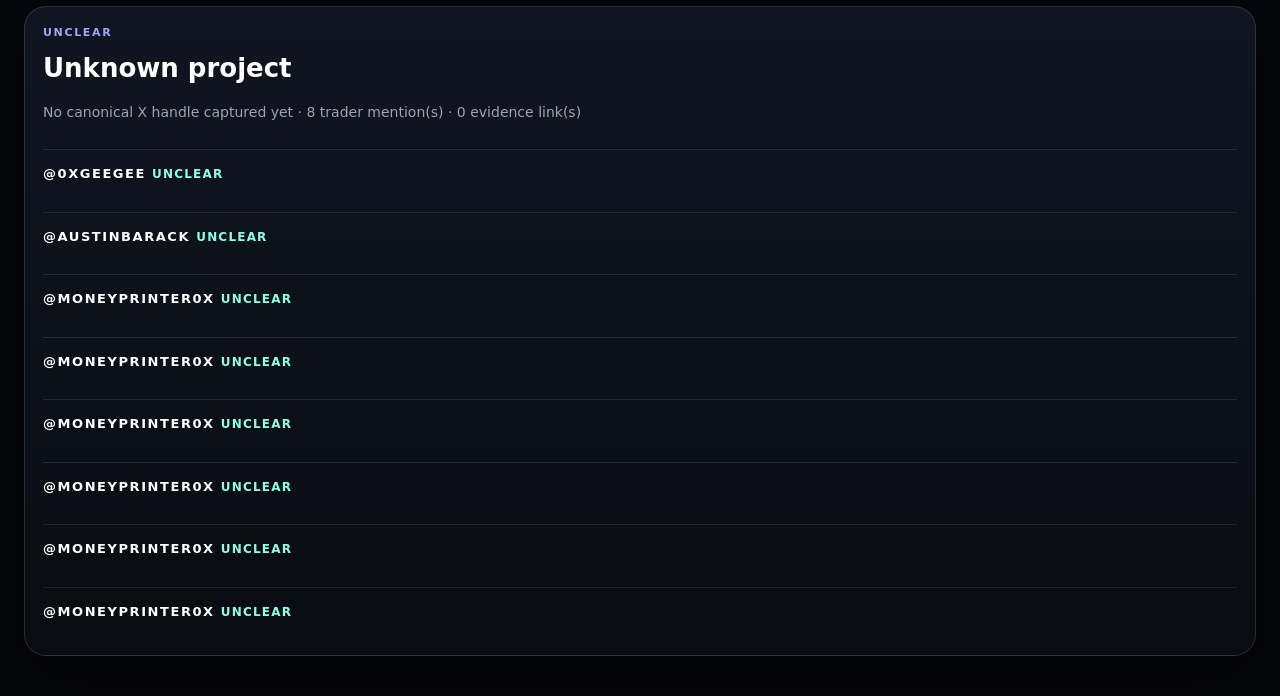
<file: docs/projects.html>
<!doctype html><html lang="en"><head><meta charset="utf-8"/><meta name="viewport" content="width=device-width, initial-scale=1"/><title>Project Atlas</title><link rel="stylesheet" href="style.css?v=20260614-blog-watch-v1"/></head><body><header><p class="eyebrow">better strategy</p><h1>Project Atlas</h1><p>A readable project-first surface: every project/ticker our seed traders mentioned, grouped by project and trader stance.</p><nav class="page-nav"><a class="nav-link" href="index.html">Home</a><a class="nav-link active" href="projects.html">Project Atlas</a><a class="nav-link" href="blogs.html">Blog Watch</a></nav></header><main class="atlas-shell">
  <section class="atlas-toolbar">
    <div><h2>All project/ticker mentions from trader profiles</h2><p class="muted">Left rail is chronological: newest project mentions first, each linked directly to the tweet. Cards/inspector remain project-first.</p></div>
    <div class="atlas-controls"><input id="atlasSearch" placeholder="Filter project, trader, stance, summary…"/><select id="stanceFilter"><option value="">all stances</option><option>positive</option><option>watching</option><option>negative</option><option>neutral</option><option>unclear</option></select></div>
  </section>
  <section class="atlas-stats" id="atlasStats"></section>
  <section class="atlas-layout with-timeline"><aside class="mention-timeline-panel"><div class="timeline-head"><div><p class="eyebrow">Mentions by time</p><h2>Tweet tape</h2></div><span id="mentionCount">0</span></div><div class="mention-timeline" id="mentionTimeline"></div></aside><div class="project-grid" id="projectGrid"></div><aside class="inspector atlas-inspector" id="projectInspector"><p class="eyebrow">Project Inspector</p><h2>Select a project</h2><p class="muted">Shows all seed traders who touched it and the evidence URLs.</p></aside></section>
</main><script src="projects.js?v=20260623-project-atlas-schema-v3"></script></body></html>
</file>
<file: docs/style.css>
*{box-sizing:border-box}
:root{--bg:#06070a;--panel:#0e1118;--panel2:#111623;--ink:#f4f7fb;--muted:#9aa5b5;--line:rgba(255,255,255,.11);--accent:#8b93ff;--cyan:#35f2c2;--amber:#ffd166;--pink:#ff6fb1}
html,body{min-height:100%}body{margin:0;background:var(--bg);color:#e8edf5;font:14px/1.5 Inter,ui-sans-serif,system-ui,-apple-system,Segoe UI,sans-serif}a{color:#aeb7ff;text-decoration:none}a:hover{color:#fff}header{padding:26px 34px 22px;border-bottom:1px solid var(--line);background:radial-gradient(circle at 15% -20%,rgba(113,112,255,.24),transparent 34%),linear-gradient(180deg,#10131d,#07080b)}h1{font-size:42px;line-height:1.02;margin:0;color:#fff;font-weight:720;letter-spacing:-1.2px}h2{margin:0;color:#fff;font-size:22px}.eyebrow{margin:0 0 8px;color:#9ea7ff;text-transform:uppercase;letter-spacing:.15em;font-size:11px;font-weight:700}header p:not(.eyebrow){color:#aab3c0;max-width:900px}.page-nav{display:flex;gap:8px;flex-wrap:wrap;margin-top:18px}.nav-link{border:1px solid rgba(255,255,255,.12);border-radius:999px;padding:7px 11px;color:#c8d0dc;background:rgba(255,255,255,.04);font-size:13px}.nav-link:hover,.nav-link.active{border-color:rgba(139,147,255,.7);background:rgba(139,147,255,.18);color:#fff}
.controls{display:flex;gap:12px;padding:18px 42px;position:sticky;top:0;z-index:4;background:rgba(7,8,10,.86);backdrop-filter:blur(16px);border-bottom:1px solid rgba(255,255,255,.07)}input,select{background:rgba(255,255,255,.04);color:#f5f7fb;border:1px solid rgba(255,255,255,.12);border-radius:10px;padding:11px 12px}input{min-width:320px;flex:1}.grid{display:grid;grid-template-columns:minmax(0,1.25fr) minmax(320px,.75fr);gap:18px;padding:22px 42px 46px}.panel{border:1px solid rgba(255,255,255,.09);border-radius:18px;background:rgba(255,255,255,.03);padding:18px;min-width:0}.wide{grid-row:span 2}.panel-head{display:flex;justify-content:space-between;gap:14px;align-items:flex-start;margin-bottom:16px}.panel-head span{color:#87909d;font-size:12px}.cards{display:grid;grid-template-columns:repeat(3,minmax(0,1fr));gap:12px}.card{border:1px solid rgba(255,255,255,.09);border-radius:14px;background:rgba(255,255,255,.035);padding:14px;display:grid;gap:8px}.card:hover{border-color:rgba(113,112,255,.45);background:rgba(113,112,255,.08)}.handle{font-weight:700;color:#fff;font-size:16px}.meta{display:flex;gap:7px;flex-wrap:wrap}.pill{border:1px solid rgba(255,255,255,.12);border-radius:999px;padding:3px 8px;color:#bcc5d1;font-size:11px}.tier1{border-color:rgba(139,147,255,.55);color:#d6d9ff}.tier2{border-color:rgba(53,242,194,.45);color:#b8ffef}.reason,.empty{color:#9aa5b5;margin:0}.list{display:grid;gap:10px}.item{display:block;border:1px solid rgba(255,255,255,.08);border-radius:12px;background:rgba(255,255,255,.025);padding:12px}.item strong{color:#fff}.item p{margin:4px 0 0;color:#9aa5b5}.page-main{padding:22px 42px 46px}.page-panel{max-width:1180px}.stack{display:grid;gap:12px}.item-block{border:1px solid rgba(255,255,255,.08);border-radius:14px;background:rgba(255,255,255,.028);padding:14px}.muted{color:#9aa5b5}.two{grid-template-columns:repeat(2,minmax(0,1fr))}.tableish{display:grid;gap:10px}.row{display:grid;grid-template-columns:1fr 180px 130px;gap:10px;align-items:start;border:1px solid rgba(255,255,255,.08);border-radius:12px;padding:12px;background:rgba(255,255,255,.025)}.row p{grid-column:1/-1;margin:0;color:#aab3c0}
/* Advanced graph pages */
.viz-shell{padding:16px 24px 34px}.viz-toolbar{display:flex;align-items:center;justify-content:space-between;gap:18px;margin-bottom:12px}.viz-toolbar h2{font-size:30px;letter-spacing:-.6px}.viz-toolbar p{font-size:15px;margin:5px 0 0;color:#b4bdca}.segmented{display:flex;gap:8px;flex-wrap:wrap}.segmented button{border:1px solid rgba(255,255,255,.16);background:#141a28;color:#eef2ff;border-radius:999px;padding:10px 14px;cursor:pointer;font-weight:800}.segmented button.active,.segmented button:hover{border-color:rgba(139,147,255,.85);background:#27305d;color:white;box-shadow:0 0 0 3px rgba(139,147,255,.14)}.viz-grid{display:grid;grid-template-columns:minmax(720px,1fr) 440px;gap:16px;align-items:stretch}.viz-canvas,.matrix-wrap,.inspector{border:1px solid rgba(255,255,255,.13);background:linear-gradient(180deg,rgba(17,22,34,.96),rgba(9,12,18,.96));border-radius:22px;box-shadow:0 18px 60px rgba(0,0,0,.38)}.viz-canvas{height:calc(100vh - 250px);min-height:720px;overflow:hidden;position:relative}.viz-canvas:before{content:'Tier 1 traders';position:absolute;left:22px;top:18px;color:#aeb7ff;font-size:12px;text-transform:uppercase;letter-spacing:.16em;font-weight:800}.viz-canvas:after{content:'Projects / secondary accounts';position:absolute;right:22px;top:18px;color:#8fffe5;font-size:12px;text-transform:uppercase;letter-spacing:.16em;font-weight:800}.viz-canvas svg{width:100%;height:100%;display:block}.edge{fill:none;stroke:rgba(160,176,255,.52);cursor:pointer;stroke-linecap:round}.edge-hi{stroke:rgba(64,255,205,.86);filter:url(#glow)}.node{cursor:pointer}.node circle{stroke-width:2.4}.node-project circle{fill:#063c35;stroke:#35f2c2}.node-individual circle{fill:#1a2250;stroke:#aeb7ff}.tier-1 circle{fill:#25205b;stroke:#f7d2ff;filter:url(#glow)}.node text{fill:#ffffff;font-size:14px;font-weight:850;letter-spacing:-.15px;paint-order:stroke;stroke:#05070b;stroke-width:6px;stroke-linejoin:round}.node-project text{fill:#c9fff4}.tier-1 text{fill:#f5f0ff}.inspector{padding:18px;max-height:calc(100vh - 250px);min-height:720px;overflow:auto}.inspector h2{font-size:26px;margin-bottom:6px}.inspector h3{font-size:13px;color:#aeb8ff;text-transform:uppercase;letter-spacing:.12em;margin-top:22px}.mini-evidence{display:block;border:1px solid rgba(255,255,255,.1);border-radius:14px;padding:12px;margin:10px 0;background:rgba(255,255,255,.04);color:#eef4ff}.mini-evidence:hover{background:rgba(139,147,255,.1);border-color:rgba(139,147,255,.42)}.mini-evidence span{display:block;color:#9aa5b5;font-size:12px;margin-top:3px}.mini-evidence p{color:#c1cad8;margin:6px 0 0}.matrix-layout{display:grid;grid-template-columns:minmax(0,1fr) 420px;gap:16px}.matrix-wrap{display:grid;grid-template-columns:170px repeat(var(--cols),minmax(92px,1fr));gap:1px;overflow:auto;padding:12px}.matrix-corner,.matrix-col,.matrix-row-label{position:sticky;background:#0b0f18;z-index:2}.matrix-corner{left:0;top:0;z-index:4;padding:12px;color:#9aa5b5}.matrix-col{top:0;min-height:120px;display:flex;align-items:end;justify-content:center;padding:8px}.matrix-col span{writing-mode:vertical-rl;transform:rotate(180deg);font-size:12px;color:#e8edf5;font-weight:800}.matrix-row-label{left:0;padding:13px 10px;color:#fff;font-weight:800;border-top:1px solid rgba(255,255,255,.06);z-index:3}.matrix-cell{min-height:48px;border:1px solid rgba(255,255,255,.06);border-radius:8px;color:white;font-weight:900;cursor:pointer}.heat{display:inline-block;width:18px;height:18px;border-radius:5px;border:1px solid rgba(255,255,255,.1)}.h0{background:rgba(255,255,255,.035)}.h1{background:rgba(93,110,255,.35)}.h2{background:rgba(93,110,255,.65)}.h3{background:linear-gradient(135deg,rgba(139,147,255,.96),rgba(53,242,194,.82));box-shadow:0 0 20px rgba(113,112,255,.25)}.legend-row{display:flex;gap:7px;align-items:center;color:#b4bdca;flex-wrap:wrap}@media(max-width:1100px){.viz-grid,.matrix-layout{grid-template-columns:1fr}.viz-shell{padding:14px}.viz-canvas{height:720px}.inspector{min-height:0;max-height:none}.matrix-wrap{grid-template-columns:130px repeat(var(--cols),80px)}}@media(max-width:860px){header{padding:20px 16px}h1{font-size:32px}.two{grid-template-columns:1fr}.row{grid-template-columns:1fr}.page-main,.grid{padding:16px}.cards{grid-template-columns:1fr}.page-nav{margin-top:16px}.viz-toolbar{display:block}.viz-canvas{min-height:620px;height:620px}}

/* Project atlas */
.atlas-shell{padding:18px 24px 40px}.atlas-toolbar{display:flex;justify-content:space-between;gap:18px;align-items:end;margin-bottom:14px}.atlas-toolbar h2{font-size:30px}.atlas-controls{display:flex;gap:10px;min-width:420px}.atlas-controls input{min-width:260px}.atlas-stats{display:grid;grid-template-columns:repeat(4,minmax(0,1fr));gap:10px;margin:10px 0 16px}.atlas-stats div{border:1px solid rgba(255,255,255,.12);border-radius:16px;background:#101624;padding:14px}.atlas-stats b{display:block;font-size:30px;color:#fff;line-height:1}.atlas-stats span{color:#9aa5b5;font-size:12px;text-transform:uppercase;letter-spacing:.1em}.atlas-layout{display:grid;grid-template-columns:minmax(0,1fr) 440px;gap:16px}.project-grid{display:grid;grid-template-columns:repeat(3,minmax(0,1fr));gap:12px}.project-card{text-align:left;border:1px solid rgba(255,255,255,.12);border-radius:18px;background:linear-gradient(180deg,#121827,#0b0f18);padding:16px;color:#eef4ff;cursor:pointer;min-height:170px}.project-card:hover{border-color:rgba(139,147,255,.72);transform:translateY(-1px)}.project-name{font-size:20px;font-weight:900;color:#fff;letter-spacing:-.4px}.project-handle{color:#8fffe5;font-weight:700;margin-top:2px}.project-meta{display:flex;gap:6px;flex-wrap:wrap;margin:12px 0}.project-meta span,.mention-chips span{border:1px solid rgba(255,255,255,.12);border-radius:999px;padding:4px 8px;font-size:11px;color:#cbd5e1;background:rgba(255,255,255,.04)}.mention-chips{display:flex;gap:6px;flex-wrap:wrap}.stance-positive{box-shadow:inset 0 3px 0 #35f2c2}.stance-negative{box-shadow:inset 0 3px 0 #ff6f91}.stance-watching{box-shadow:inset 0 3px 0 #ffd166}.atlas-inspector{min-height:calc(100vh - 250px)}.project-evidence{border-top:1px solid rgba(255,255,255,.1);padding:14px 0}.project-evidence h3{margin:0 0 6px;color:#fff}.project-evidence h3 span{color:#8fffe5;font-size:12px;text-transform:uppercase;letter-spacing:.1em}.project-evidence a{display:block;word-break:break-all;margin-top:6px;color:#aeb7ff}@media(max-width:1200px){.project-grid{grid-template-columns:repeat(2,minmax(0,1fr))}.atlas-layout{grid-template-columns:1fr}.atlas-controls{min-width:0}}@media(max-width:760px){.project-grid,.atlas-stats{grid-template-columns:1fr}.atlas-toolbar,.atlas-controls{display:block}.atlas-controls input,.atlas-controls select{width:100%;margin-top:8px}}


/* Project atlas v2: chronological mention rail */
.atlas-layout.with-timeline{grid-template-columns:360px minmax(0,1fr) 440px;align-items:start}
.mention-timeline-panel{border:1px solid rgba(255,255,255,.13);background:linear-gradient(180deg,rgba(17,22,34,.96),rgba(9,12,18,.96));border-radius:22px;box-shadow:0 18px 60px rgba(0,0,0,.38);padding:14px;position:sticky;top:14px;max-height:calc(100vh - 32px);overflow:hidden;display:flex;flex-direction:column}
.timeline-head{display:flex;align-items:flex-start;justify-content:space-between;gap:12px;margin-bottom:10px}.timeline-head h2{font-size:24px}.timeline-head span{border:1px solid rgba(139,147,255,.45);background:rgba(139,147,255,.14);color:#e3e6ff;border-radius:999px;padding:5px 10px;font-weight:900}
.mention-timeline{display:grid;gap:8px;overflow:auto;padding-right:4px}.mention-row{display:block;border:1px solid rgba(255,255,255,.09);border-radius:14px;background:rgba(255,255,255,.035);padding:11px 12px;color:#dfe7f4}.mention-row:hover,.mention-row.active{border-color:rgba(53,242,194,.65);background:rgba(53,242,194,.08);color:#fff}.mention-row time{display:block;color:#8fffe5;font-size:11px;font-weight:900;letter-spacing:.08em;text-transform:uppercase}.mention-row strong{display:block;color:#fff;font-size:15px;margin-top:2px}.mention-row span{display:block;color:#aeb7ff;font-size:12px;font-weight:750;margin-top:2px}.mention-row p{color:#aab3c0;margin:5px 0 0;font-size:12px;line-height:1.35;display:-webkit-box;-webkit-line-clamp:3;-webkit-box-orient:vertical;overflow:hidden}.project-card.active{border-color:rgba(53,242,194,.8);box-shadow:0 0 0 3px rgba(53,242,194,.12),inset 0 3px 0 #35f2c2}.inspector-timeline{display:grid;gap:8px;margin:12px 0}.project-evidence.compact{display:block;border:1px solid rgba(255,255,255,.1);border-radius:12px;padding:10px;background:rgba(255,255,255,.035)}.project-evidence.compact h3{font-size:13px}.project-evidence.compact b{display:inline-block;margin-top:4px;color:#8fffe5;font-size:12px;text-transform:uppercase;letter-spacing:.08em}
@media(max-width:1350px){.atlas-layout.with-timeline{grid-template-columns:320px minmax(0,1fr)}.atlas-layout.with-timeline .atlas-inspector{grid-column:1 / -1;min-height:auto}.project-grid{grid-template-columns:repeat(2,minmax(0,1fr))}}
@media(max-width:900px){.atlas-layout.with-timeline{grid-template-columns:1fr}.mention-timeline-panel{position:relative;top:auto;max-height:520px}.atlas-toolbar{display:grid}.atlas-controls{min-width:0}.project-grid{grid-template-columns:1fr}.atlas-stats{grid-template-columns:repeat(2,minmax(0,1fr))}}


/* Blog watcher */
.blog-shell{padding:18px 24px 40px}.blog-layout{display:grid;grid-template-columns:minmax(0,1fr) 380px;gap:16px;align-items:start}.blog-tape,.source-list{display:grid;gap:10px}.blog-row,.source-row{display:block;border:1px solid rgba(255,255,255,.1);border-radius:15px;background:rgba(255,255,255,.035);padding:13px;color:#dfe7f4}.blog-row:hover,.source-row:hover{border-color:rgba(139,147,255,.7);background:rgba(139,147,255,.08);color:#fff}.blog-row strong{display:block;color:#fff;font-size:17px;margin:7px 0 4px}.blog-row p,.source-row p{margin:4px 0;color:#9aa5b5}.blog-row small{color:#8fffe5;word-break:break-all}.source-row b{display:block;color:#fff}.source-row span{display:block;color:#aeb7ff;font-size:12px;text-transform:uppercase;letter-spacing:.08em;font-weight:800}.status-active{box-shadow:inset 3px 0 0 #35f2c2}.status-blocked,.status-gated,.status-unavailable{box-shadow:inset 3px 0 0 #ff6f91}@media(max-width:1000px){.blog-layout{grid-template-columns:1fr}}
</file>
